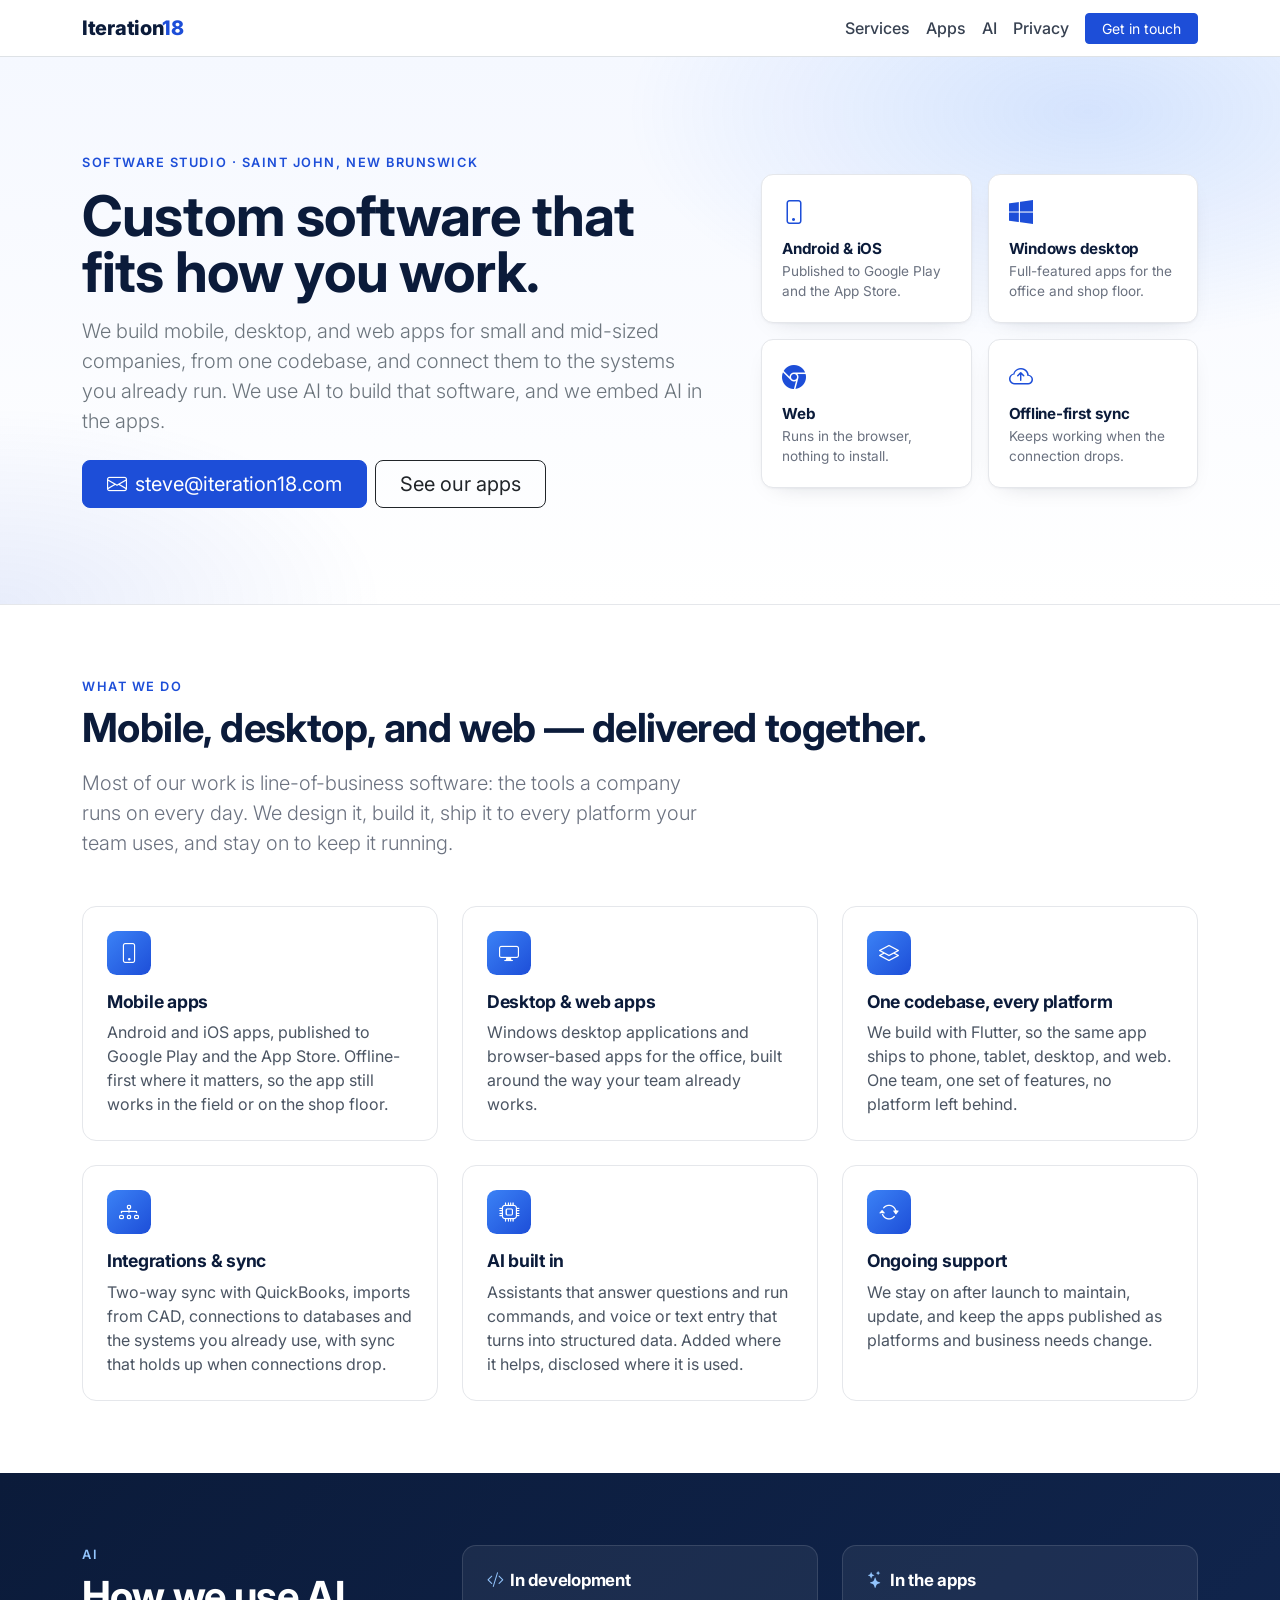
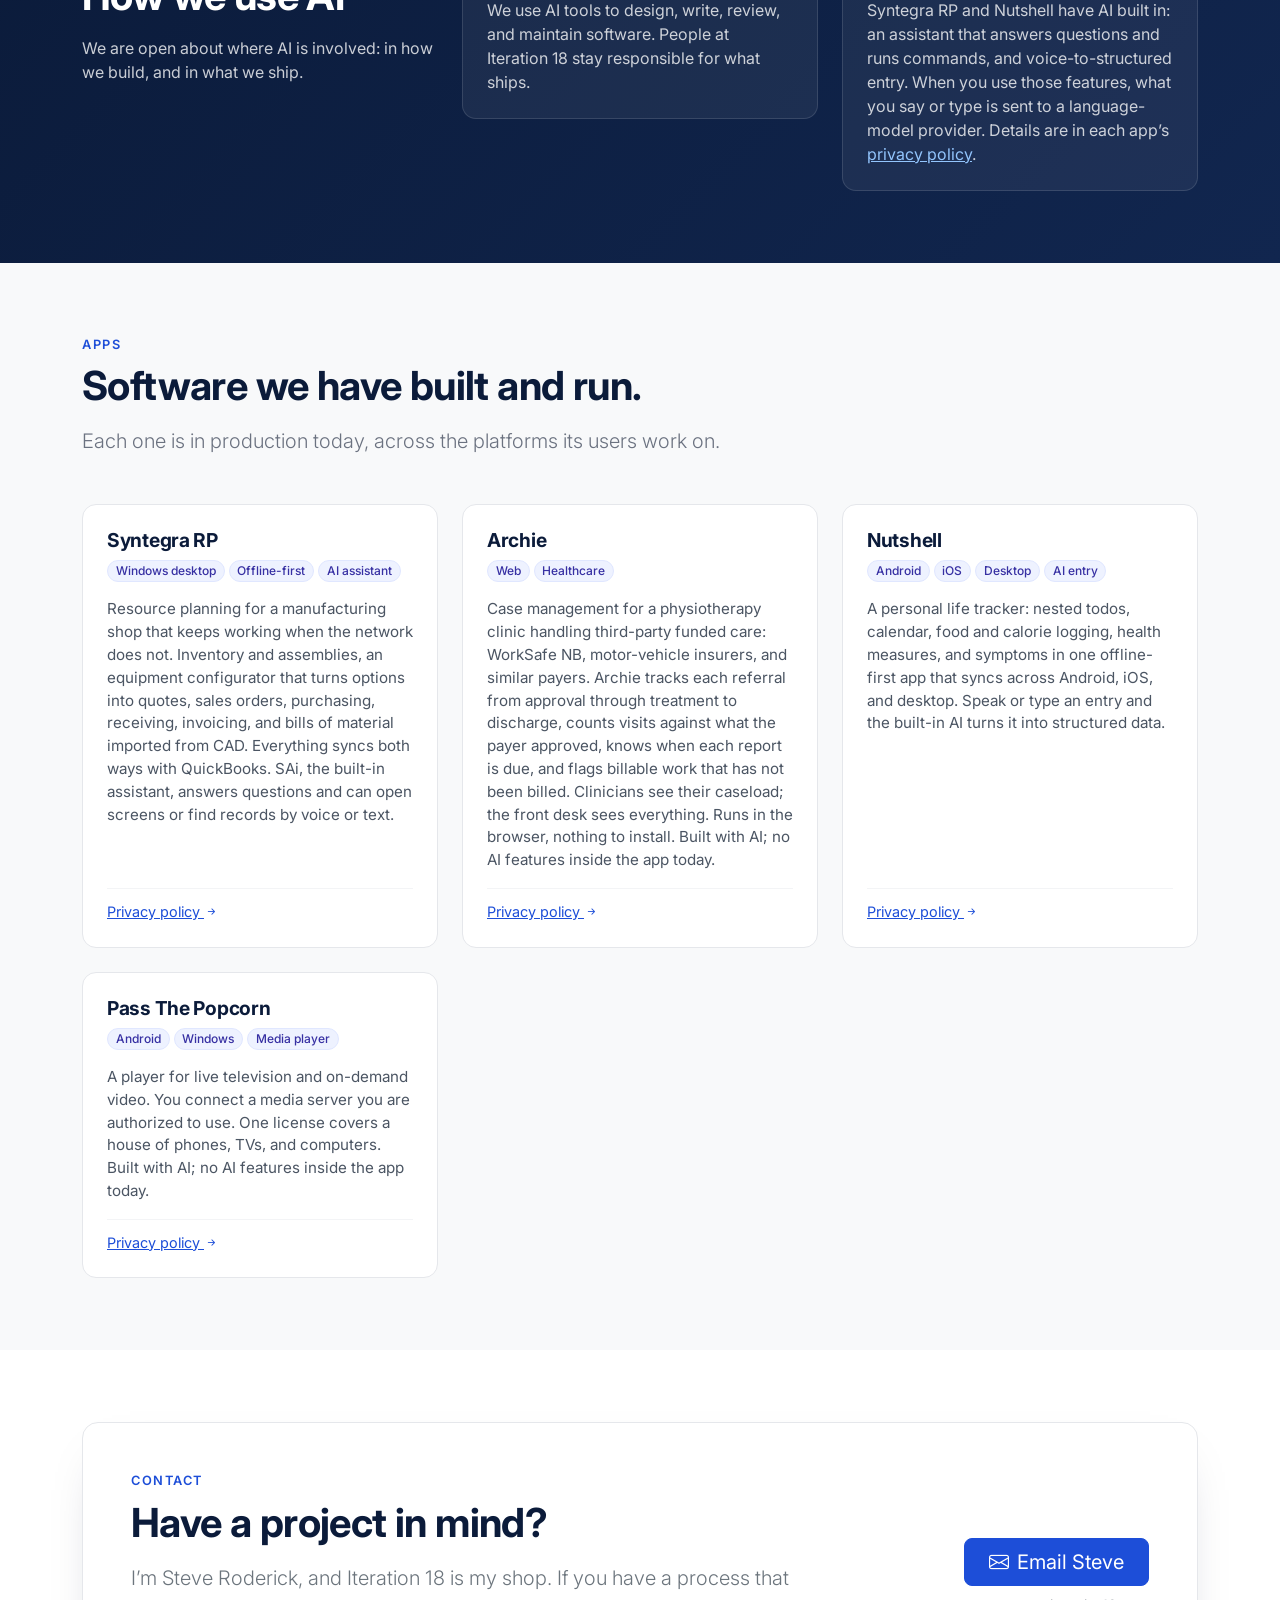
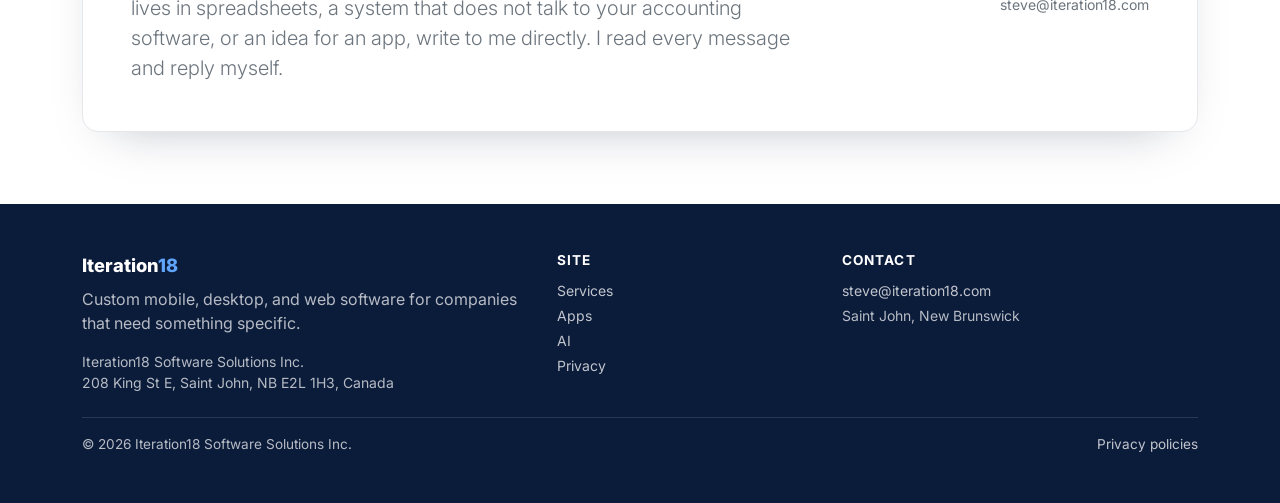
<file: index.html>
<!DOCTYPE html>
<html lang="en">
  <head>
    <meta charset="utf-8" />
    <meta name="viewport" content="width=device-width, initial-scale=1" />
    <title>Iteration 18 — Custom mobile, desktop, and web software</title>
    <meta
      name="description"
      content="Iteration 18 builds custom mobile, desktop, and web apps for small and mid-sized companies, from one codebase, and connects them to the systems you already run."
    />
    <link rel="preconnect" href="https://fonts.googleapis.com" />
    <link rel="preconnect" href="https://fonts.gstatic.com" crossorigin />
    <link
      href="https://fonts.googleapis.com/css2?family=Inter:wght@400;500;600;700;800&display=swap"
      rel="stylesheet"
    />
    <link
      href="https://cdn.jsdelivr.net/npm/bootstrap@5.3.3/dist/css/bootstrap.min.css"
      rel="stylesheet"
      integrity="sha384-QWTKZyjpPEjISv5WaRU9OFeRpok6YctnYmDr5pNlyT2bRjXh0JMhjY6hW+ALEwIH"
      crossorigin="anonymous"
    />
    <link
      rel="stylesheet"
      href="https://cdn.jsdelivr.net/npm/bootstrap-icons@1.11.3/font/bootstrap-icons.min.css"
    />
    <link rel="stylesheet" href="css/site.css" />
  </head>
  <body>
    <nav class="navbar navbar-expand-md sticky-top border-bottom">
      <div class="container">
        <a class="navbar-brand" href="index.html">Iteration<span>18</span></a>
        <button
          class="navbar-toggler"
          type="button"
          data-bs-toggle="collapse"
          data-bs-target="#primaryNav"
          aria-controls="primaryNav"
          aria-expanded="false"
          aria-label="Toggle navigation"
        >
          <span class="navbar-toggler-icon"></span>
        </button>
        <div class="collapse navbar-collapse" id="primaryNav">
          <ul class="navbar-nav ms-auto align-items-md-center">
            <li class="nav-item"><a class="nav-link" href="#services">Services</a></li>
            <li class="nav-item"><a class="nav-link" href="#apps">Apps</a></li>
            <li class="nav-item"><a class="nav-link" href="#ai">AI</a></li>
            <li class="nav-item"><a class="nav-link" href="privacy.html">Privacy</a></li>
            <li class="nav-item ms-md-2 mt-2 mt-md-0">
              <a class="btn btn-primary btn-sm px-3" href="#contact">Get in touch</a>
            </li>
          </ul>
        </div>
      </div>
    </nav>

    <main>
      <section class="hero py-5">
        <div class="container py-lg-5">
          <div class="row align-items-center g-5">
            <div class="col-lg-7">
              <p class="eyebrow mb-3">Software studio · Saint John, New Brunswick</p>
              <h1 class="display-4 fw-bold lh-1 mb-3">
                Custom software that fits how you work.
              </h1>
              <p class="lead text-secondary mb-4">
                We build mobile, desktop, and web apps for small and mid-sized
                companies, from one codebase, and connect them to the systems
                you already run. We use AI to build that software, and we
                embed AI in the apps.
              </p>
              <div class="d-flex flex-wrap gap-2">
                <a class="btn btn-primary btn-lg px-4" href="mailto:steve@iteration18.com">
                  <i class="bi bi-envelope me-2"></i>steve@iteration18.com
                </a>
                <a class="btn btn-outline-dark btn-lg px-4" href="#apps">See our apps</a>
              </div>
            </div>
            <div class="col-lg-5">
              <div class="row g-3">
                <div class="col-6">
                  <div class="platform-tile">
                    <i class="bi bi-phone"></i>
                    <h3>Android &amp; iOS</h3>
                    <p>Published to Google Play and the App Store.</p>
                  </div>
                </div>
                <div class="col-6">
                  <div class="platform-tile">
                    <i class="bi bi-windows"></i>
                    <h3>Windows desktop</h3>
                    <p>Full-featured apps for the office and shop floor.</p>
                  </div>
                </div>
                <div class="col-6">
                  <div class="platform-tile">
                    <i class="bi bi-browser-chrome"></i>
                    <h3>Web</h3>
                    <p>Runs in the browser, nothing to install.</p>
                  </div>
                </div>
                <div class="col-6">
                  <div class="platform-tile">
                    <i class="bi bi-cloud-arrow-up"></i>
                    <h3>Offline-first sync</h3>
                    <p>Keeps working when the connection drops.</p>
                  </div>
                </div>
              </div>
            </div>
          </div>
        </div>
      </section>

      <section id="services" class="py-5">
        <div class="container py-lg-4">
          <div class="mb-5">
            <p class="eyebrow mb-2">What we do</p>
            <h2 class="section-title display-6 mb-3">Mobile, desktop, and web — delivered together.</h2>
            <p class="section-sub lead mb-0">
              Most of our work is line-of-business software: the tools a
              company runs on every day. We design it, build it, ship it to
              every platform your team uses, and stay on to keep it running.
            </p>
          </div>
          <div class="row row-cols-1 row-cols-md-2 row-cols-lg-3 g-4">
            <div class="col">
              <div class="feature">
                <div class="icon"><i class="bi bi-phone"></i></div>
                <h3>Mobile apps</h3>
                <p>
                  Android and iOS apps, published to Google Play and the App
                  Store. Offline-first where it matters, so the app still works
                  in the field or on the shop floor.
                </p>
              </div>
            </div>
            <div class="col">
              <div class="feature">
                <div class="icon"><i class="bi bi-display"></i></div>
                <h3>Desktop &amp; web apps</h3>
                <p>
                  Windows desktop applications and browser-based apps for the
                  office, built around the way your team already works.
                </p>
              </div>
            </div>
            <div class="col">
              <div class="feature">
                <div class="icon"><i class="bi bi-layers"></i></div>
                <h3>One codebase, every platform</h3>
                <p>
                  We build with Flutter, so the same app ships to phone, tablet,
                  desktop, and web. One team, one set of features, no platform
                  left behind.
                </p>
              </div>
            </div>
            <div class="col">
              <div class="feature">
                <div class="icon"><i class="bi bi-diagram-3"></i></div>
                <h3>Integrations &amp; sync</h3>
                <p>
                  Two-way sync with QuickBooks, imports from CAD, connections
                  to databases and the systems you already use, with sync that
                  holds up when connections drop.
                </p>
              </div>
            </div>
            <div class="col">
              <div class="feature">
                <div class="icon"><i class="bi bi-cpu"></i></div>
                <h3>AI built in</h3>
                <p>
                  Assistants that answer questions and run commands, and voice
                  or text entry that turns into structured data. Added where it
                  helps, disclosed where it is used.
                </p>
              </div>
            </div>
            <div class="col">
              <div class="feature">
                <div class="icon"><i class="bi bi-arrow-repeat"></i></div>
                <h3>Ongoing support</h3>
                <p>
                  We stay on after launch to maintain, update, and keep the
                  apps published as platforms and business needs change.
                </p>
              </div>
            </div>
          </div>
        </div>
      </section>

      <section id="ai" class="bg-navy py-5">
        <div class="container py-lg-4">
          <div class="row g-4 align-items-start">
            <div class="col-lg-4">
              <p class="eyebrow mb-2" style="color: #93c5fd">AI</p>
              <h2 class="section-title display-6 mb-3">How we use AI</h2>
              <p class="mb-0">
                We are open about where AI is involved: in how we build, and in
                what we ship.
              </p>
            </div>
            <div class="col-lg-4">
              <div class="ai-card">
                <h3><i class="bi bi-code-slash"></i>In development</h3>
                <p class="mb-0">
                  We use AI tools to design, write, review, and maintain
                  software. People at Iteration 18 stay responsible for what
                  ships.
                </p>
              </div>
            </div>
            <div class="col-lg-4">
              <div class="ai-card">
                <h3><i class="bi bi-stars"></i>In the apps</h3>
                <p class="mb-0">
                  Syntegra RP and Nutshell have AI built in: an assistant that
                  answers questions and runs commands, and voice-to-structured
                  entry. When you use those features, what you say or type is
                  sent to a language-model provider. Details are in each app’s
                  <a href="privacy.html">privacy policy</a>.
                </p>
              </div>
            </div>
          </div>
        </div>
      </section>

      <section id="apps" class="py-5 bg-light">
        <div class="container py-lg-4">
          <div class="mb-5">
            <p class="eyebrow mb-2">Apps</p>
            <h2 class="section-title display-6 mb-3">Software we have built and run.</h2>
            <p class="section-sub lead mb-0">
              Each one is in production today, across the platforms its users
              work on.
            </p>
          </div>
          <div class="row g-4">
            <div class="col-lg-4">
              <div class="app-card">
                <div class="app-head">
                  <h3>Syntegra RP</h3>
                  <div class="d-flex flex-wrap gap-1 mt-2">
                    <span class="badge rounded-pill">Windows desktop</span>
                    <span class="badge rounded-pill">Offline-first</span>
                    <span class="badge rounded-pill">AI assistant</span>
                  </div>
                </div>
                <div class="app-body">
                  <p>
                    Resource planning for a manufacturing shop that keeps
                    working when the network does not. Inventory and
                    assemblies, an equipment configurator that turns options
                    into quotes, sales orders, purchasing, receiving, invoicing,
                    and bills of material imported from CAD. Everything syncs
                    both ways with QuickBooks. SAi, the built-in assistant,
                    answers questions and can open screens or find records by
                    voice or text.
                  </p>
                  <div class="app-links">
                    <a href="apps/syntegra-rp/privacy.html">Privacy policy <i class="bi bi-arrow-right-short"></i></a>
                  </div>
                </div>
              </div>
            </div>
            <div class="col-lg-4">
              <div class="app-card">
                <div class="app-head">
                  <h3>Archie</h3>
                  <div class="d-flex flex-wrap gap-1 mt-2">
                    <span class="badge rounded-pill">Web</span>
                    <span class="badge rounded-pill">Healthcare</span>
                  </div>
                </div>
                <div class="app-body">
                  <p>
                    Case management for a physiotherapy clinic handling
                    third-party funded care: WorkSafe NB, motor-vehicle
                    insurers, and similar payers. Archie tracks each referral
                    from approval through treatment to discharge, counts visits
                    against what the payer approved, knows when each report is
                    due, and flags billable work that has not been billed.
                    Clinicians see their caseload; the front desk sees
                    everything. Runs in the browser, nothing to install. Built
                    with AI; no AI features inside the app today.
                  </p>
                  <div class="app-links">
                    <a href="apps/archie/privacy.html">Privacy policy <i class="bi bi-arrow-right-short"></i></a>
                  </div>
                </div>
              </div>
            </div>
            <div class="col-lg-4">
              <div class="app-card">
                <div class="app-head">
                  <h3>Nutshell</h3>
                  <div class="d-flex flex-wrap gap-1 mt-2">
                    <span class="badge rounded-pill">Android</span>
                    <span class="badge rounded-pill">iOS</span>
                    <span class="badge rounded-pill">Desktop</span>
                    <span class="badge rounded-pill">AI entry</span>
                  </div>
                </div>
                <div class="app-body">
                  <p>
                    A personal life tracker: nested todos, calendar, food and
                    calorie logging, health measures, and symptoms in one
                    offline-first app that syncs across Android, iOS, and
                    desktop. Speak or type an entry and the built-in AI turns it
                    into structured data.
                  </p>
                  <div class="app-links">
                    <a href="apps/nutshell/privacy.html">Privacy policy <i class="bi bi-arrow-right-short"></i></a>
                  </div>
                </div>
              </div>
            </div>
            <div class="col-lg-4">
              <div class="app-card">
                <div class="app-head">
                  <h3>Pass The Popcorn</h3>
                  <div class="d-flex flex-wrap gap-1 mt-2">
                    <span class="badge rounded-pill">Android</span>
                    <span class="badge rounded-pill">Windows</span>
                    <span class="badge rounded-pill">Media player</span>
                  </div>
                </div>
                <div class="app-body">
                  <p>
                    A player for live television and on-demand video. You
                    connect a media server you are authorized to use. One
                    license covers a house of phones, TVs, and computers.
                    Built with AI; no AI features inside the app today.
                  </p>
                  <div class="app-links">
                    <a href="apps/passthepopcorn/privacy.html">Privacy policy <i class="bi bi-arrow-right-short"></i></a>
                  </div>
                </div>
              </div>
            </div>
          </div>
        </div>
      </section>

      <section id="contact" class="py-5">
        <div class="container py-lg-4">
          <div class="contact-card p-4 p-md-5">
            <div class="row g-4 align-items-center">
              <div class="col-lg-8">
                <p class="eyebrow mb-2">Contact</p>
                <h2 class="section-title display-6 mb-3">Have a project in mind?</h2>
                <p class="lead text-secondary mb-0">
                  I’m Steve Roderick, and Iteration 18 is my shop. If you have a
                  process that lives in spreadsheets, a system that does not
                  talk to your accounting software, or an idea for an app,
                  write to me directly. I read every message and reply myself.
                </p>
              </div>
              <div class="col-lg-4 text-lg-end">
                <a class="btn btn-primary btn-lg px-4" href="mailto:steve@iteration18.com">
                  <i class="bi bi-envelope me-2"></i>Email Steve
                </a>
                <div class="small text-secondary mt-2">steve@iteration18.com</div>
              </div>
            </div>
          </div>
        </div>
      </section>
    </main>

    <footer class="site py-5">
      <div class="container">
        <div class="row g-4">
          <div class="col-md-5">
            <div class="brand mb-2">Iteration<span>18</span></div>
            <p class="mb-3">
              Custom mobile, desktop, and web software for companies that need
              something specific.
            </p>
            <p class="small mb-0">
              Iteration18 Software Solutions Inc.<br />
              208 King St E, Saint John, NB E2L 1H3, Canada
            </p>
          </div>
          <div class="col-6 col-md-3">
            <h4>Site</h4>
            <ul class="list-unstyled small">
              <li class="mb-1"><a href="#services">Services</a></li>
              <li class="mb-1"><a href="#apps">Apps</a></li>
              <li class="mb-1"><a href="#ai">AI</a></li>
              <li class="mb-1"><a href="privacy.html">Privacy</a></li>
            </ul>
          </div>
          <div class="col-6 col-md-4">
            <h4>Contact</h4>
            <ul class="list-unstyled small">
              <li class="mb-1">
                <a href="mailto:steve@iteration18.com">steve@iteration18.com</a>
              </li>
              <li class="mb-1">Saint John, New Brunswick</li>
            </ul>
          </div>
        </div>
        <div class="legal-line mt-4 pt-3 d-flex flex-wrap justify-content-between gap-2">
          <span>&copy; 2026 Iteration18 Software Solutions Inc.</span>
          <a href="privacy.html">Privacy policies</a>
        </div>
      </div>
    </footer>

    <script
      src="https://cdn.jsdelivr.net/npm/bootstrap@5.3.3/dist/js/bootstrap.bundle.min.js"
      integrity="sha384-YvpcrYf0tY3lHB60NNkmXc5s9fDVZLESaAA55NDzOxhy9GkcIdslK1eN7N6jIeHz"
      crossorigin="anonymous"
    ></script>
  </body>
</html>
</file>
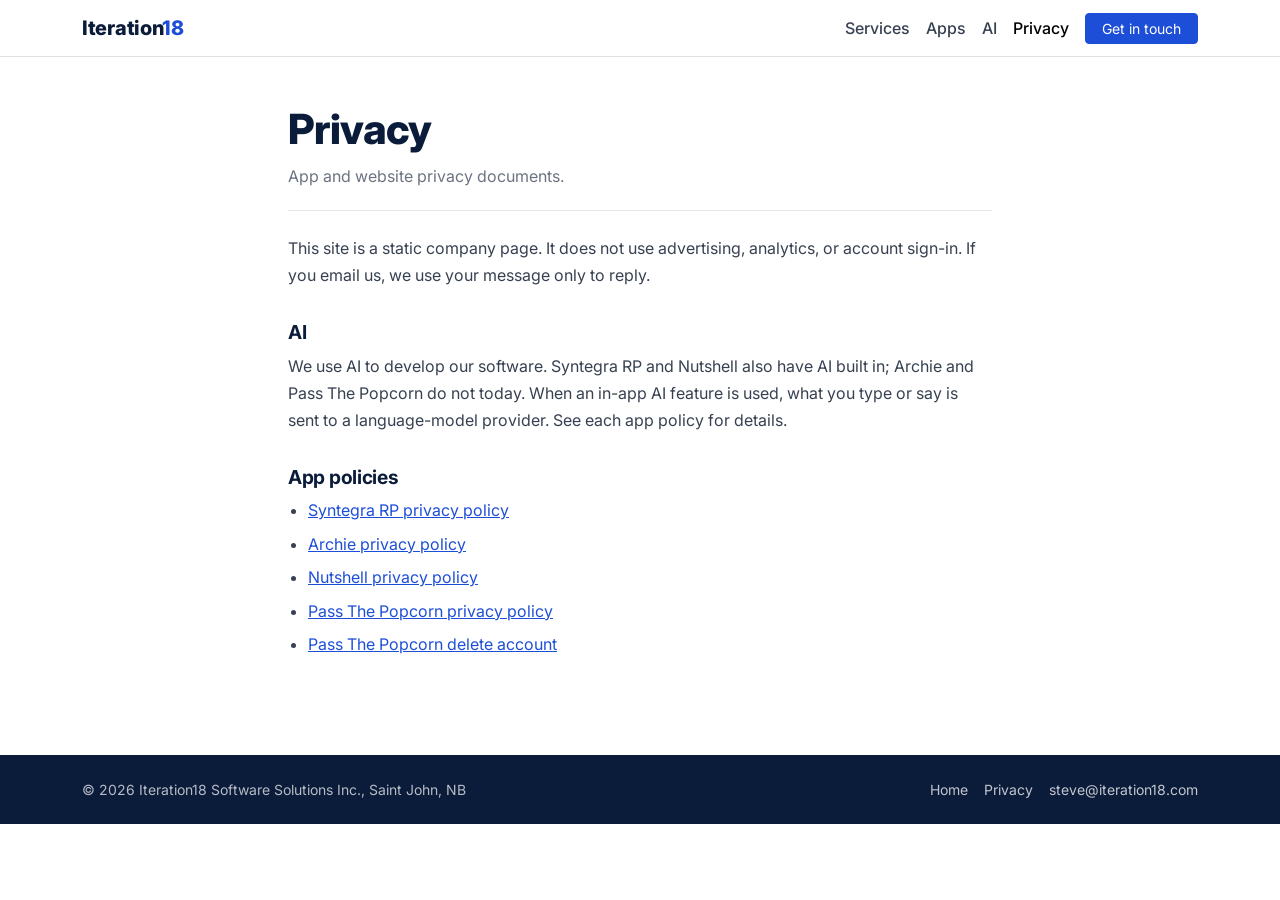
<file: privacy.html>
<!DOCTYPE html>
<html lang="en">
  <head>
    <meta charset="utf-8" />
    <meta name="viewport" content="width=device-width, initial-scale=1" />
    <title>Privacy — Iteration 18</title>
    <meta name="description" content="Privacy policies for Iteration 18 software." />
    <link rel="preconnect" href="https://fonts.googleapis.com" />
    <link rel="preconnect" href="https://fonts.gstatic.com" crossorigin />
    <link href="https://fonts.googleapis.com/css2?family=Inter:wght@400;500;600;700;800&display=swap" rel="stylesheet" />
    <link href="https://cdn.jsdelivr.net/npm/bootstrap@5.3.3/dist/css/bootstrap.min.css" rel="stylesheet" integrity="sha384-QWTKZyjpPEjISv5WaRU9OFeRpok6YctnYmDr5pNlyT2bRjXh0JMhjY6hW+ALEwIH" crossorigin="anonymous" />
    <link rel="stylesheet" href="https://cdn.jsdelivr.net/npm/bootstrap-icons@1.11.3/font/bootstrap-icons.min.css" />
    <link rel="stylesheet" href="css/site.css" />
  </head>
  <body>
    <nav class="navbar navbar-expand-md sticky-top border-bottom">
      <div class="container">
        <a class="navbar-brand" href="index.html">Iteration<span>18</span></a>
        <button class="navbar-toggler" type="button" data-bs-toggle="collapse" data-bs-target="#primaryNav" aria-controls="primaryNav" aria-expanded="false" aria-label="Toggle navigation">
          <span class="navbar-toggler-icon"></span>
        </button>
        <div class="collapse navbar-collapse" id="primaryNav">
          <ul class="navbar-nav ms-auto align-items-md-center">
            <li class="nav-item"><a class="nav-link" href="index.html#services">Services</a></li>
            <li class="nav-item"><a class="nav-link" href="index.html#apps">Apps</a></li>
            <li class="nav-item"><a class="nav-link" href="index.html#ai">AI</a></li>
            <li class="nav-item"><a class="nav-link active" aria-current="page" href="privacy.html">Privacy</a></li>
            <li class="nav-item ms-md-2 mt-2 mt-md-0"><a class="btn btn-primary btn-sm px-3" href="index.html#contact">Get in touch</a></li>
          </ul>
        </div>
      </div>
    </nav>

    <main class="legal">
      <div class="wrap">
        <h1>Privacy</h1>
        <p class="meta">App and website privacy documents.</p>
        <p>
          This site is a static company page. It does not use advertising,
          analytics, or account sign-in. If you email us, we use your message
          only to reply.
        </p>
        <h2>AI</h2>
        <p>
          We use AI to develop our software. Syntegra RP and Nutshell also have
          AI built in; Archie and Pass The Popcorn do not today. When an in-app AI
          feature is used, what you type or say is sent to a language-model
          provider. See each app policy for details.
        </p>
        <h2>App policies</h2>
        <ul>
          <li>
            <a href="apps/syntegra-rp/privacy.html">Syntegra RP privacy policy</a>
          </li>
          <li>
            <a href="apps/archie/privacy.html">Archie privacy policy</a>
          </li>
          <li>
            <a href="apps/nutshell/privacy.html">Nutshell privacy policy</a>
          </li>
          <li>
            <a href="apps/passthepopcorn/privacy.html">Pass The Popcorn privacy policy</a>
          </li>
          <li>
            <a href="apps/passthepopcorn/delete-account.html">Pass The Popcorn delete account</a>
          </li>
        </ul>
      </div>
    </main>

    <footer class="site py-4">
      <div class="container">
        <div class="d-flex flex-wrap justify-content-between align-items-center gap-2 small">
          <span>&copy; 2026 Iteration18 Software Solutions Inc., Saint John, NB</span>
          <span class="d-flex gap-3">
            <a href="index.html">Home</a>
            <a href="privacy.html">Privacy</a>
            <a href="mailto:steve@iteration18.com">steve@iteration18.com</a>
          </span>
        </div>
      </div>
    </footer>
    <script src="https://cdn.jsdelivr.net/npm/bootstrap@5.3.3/dist/js/bootstrap.bundle.min.js" integrity="sha384-YvpcrYf0tY3lHB60NNkmXc5s9fDVZLESaAA55NDzOxhy9GkcIdslK1eN7N6jIeHz" crossorigin="anonymous"></script>
  </body>
</html>
</file>
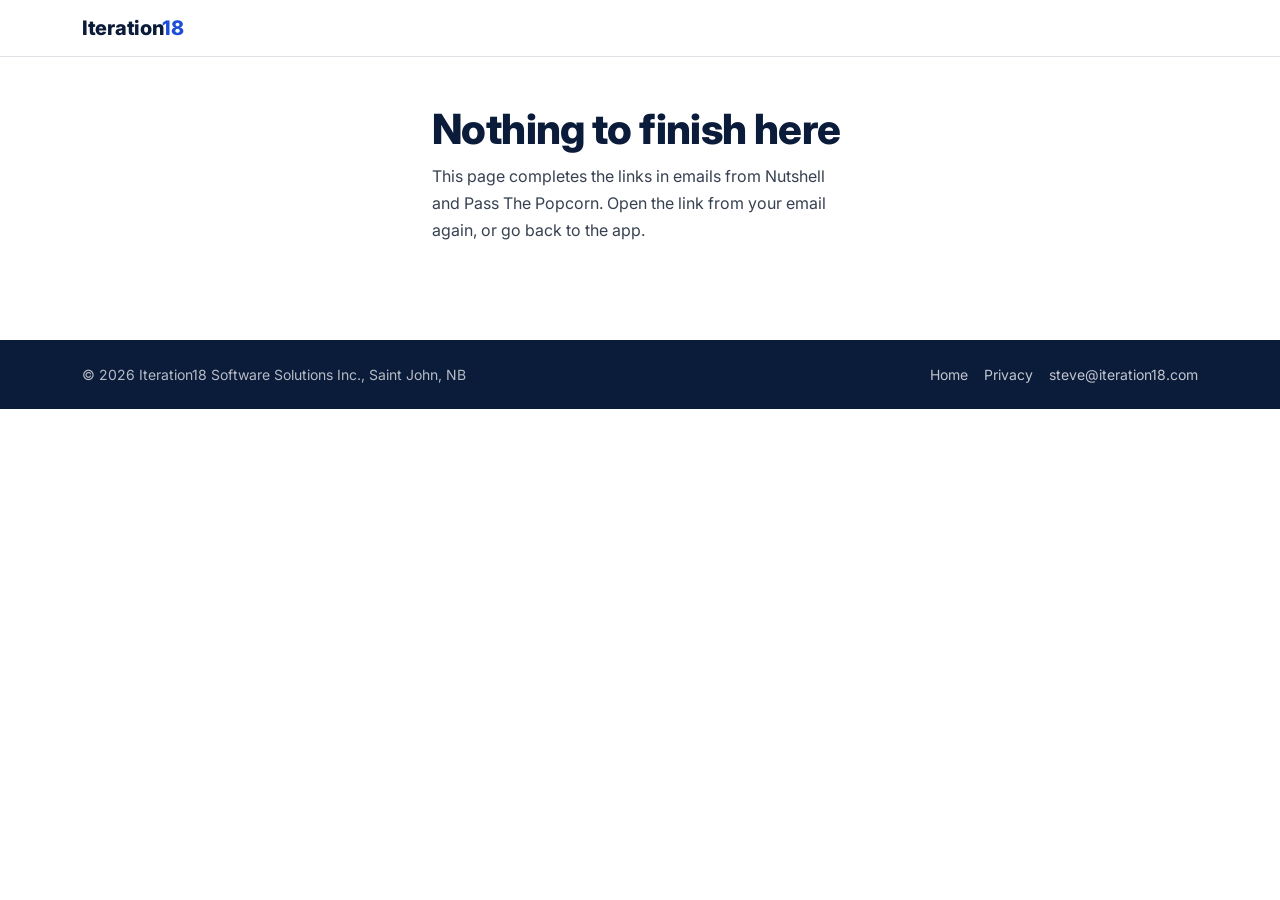
<file: auth/callback.html>
<!DOCTYPE html>
<html lang="en">
  <head>
    <meta charset="utf-8" />
    <meta name="viewport" content="width=device-width, initial-scale=1" />
    <meta name="robots" content="noindex" />
    <meta name="referrer" content="no-referrer" />
    <title>Your account — Iteration 18</title>
    <meta
      name="description"
      content="Finishes email links for Nutshell and Pass The Popcorn accounts."
    />
    <link rel="preconnect" href="https://fonts.googleapis.com" />
    <link rel="preconnect" href="https://fonts.gstatic.com" crossorigin />
    <link href="https://fonts.googleapis.com/css2?family=Inter:wght@400;500;600;700;800&display=swap" rel="stylesheet" />
    <link href="https://cdn.jsdelivr.net/npm/bootstrap@5.3.3/dist/css/bootstrap.min.css" rel="stylesheet" integrity="sha384-QWTKZyjpPEjISv5WaRU9OFeRpok6YctnYmDr5pNlyT2bRjXh0JMhjY6hW+ALEwIH" crossorigin="anonymous" />
    <link rel="stylesheet" href="../css/site.css" />
  </head>
  <body>
    <nav class="navbar sticky-top border-bottom">
      <div class="container">
        <a class="navbar-brand" href="../index.html">Iteration<span>18</span></a>
      </div>
    </nav>

    <main class="legal">
      <div class="wrap" style="max-width: 28rem">
        <noscript>
          <h1>Your account</h1>
          <p>This page needs JavaScript to finish the link from your email.</p>
        </noscript>

        <!-- Set a new password from a reset email. -->
        <section id="view-reset" hidden>
          <h1>Choose a new password</h1>
          <p class="meta">For your Nutshell or Pass The Popcorn account.</p>
          <form id="reset-form" novalidate>
            <div class="mb-3">
              <label class="form-label" for="password">New password</label>
              <input class="form-control" type="password" id="password" autocomplete="new-password" required />
            </div>
            <div class="mb-3">
              <label class="form-label" for="password-again">New password again</label>
              <input class="form-control" type="password" id="password-again" autocomplete="new-password" required />
            </div>
            <p class="text-danger" id="reset-error" role="alert" hidden></p>
            <button class="btn btn-primary w-100" type="submit" id="reset-button">Change password</button>
          </form>
        </section>

        <!-- Confirm an address from a confirmation email that carries a link. -->
        <section id="view-confirm" hidden>
          <h1>Confirm your email</h1>
          <p class="meta">For your Nutshell or Pass The Popcorn account.</p>
          <p class="text-danger" id="confirm-error" role="alert" hidden></p>
          <button class="btn btn-primary w-100" type="button" id="confirm-button">Confirm my email</button>
        </section>

        <section id="view-message" hidden>
          <h1 id="message-title"></h1>
          <p id="message-body"></p>
        </section>
      </div>
    </main>

    <footer class="site py-4">
      <div class="container">
        <div class="d-flex flex-wrap justify-content-between align-items-center gap-2 small">
          <span>&copy; 2026 Iteration18 Software Solutions Inc., Saint John, NB</span>
          <span class="d-flex gap-3">
            <a href="../index.html">Home</a>
            <a href="../privacy.html">Privacy</a>
            <a href="mailto:steve@iteration18.com">steve@iteration18.com</a>
          </span>
        </div>
      </div>
    </footer>

    <script>
      // The project URL and its public (anon) key, the same pair the apps ship with.
      const AUTH_URL = "https://rumalbbbmcvoamurvkkl.supabase.co/auth/v1";
      const PUBLIC_KEY =
        "eyJhbGciOiJIUzI1NiIsInR5cCI6IkpXVCJ9.eyJpc3MiOiJzdXBhYmFzZSIsInJlZiI6InJ1bWFsYmJibWN2b2FtdXJ2a2tsIiwicm9sZSI6ImFub24iLCJpYXQiOjE3NjE5MDA1MDUsImV4cCI6MjA3NzQ3NjUwNX0.RkcARmRhlHWSbl0sp0L-ERqRF1_DoZfpwZMOvU4zEqw";

      const query = new URLSearchParams(location.search);
      const fragment = new URLSearchParams(location.hash.replace(/^#/, ""));
      const param = (name) => query.get(name) || fragment.get(name);

      const tokenHash = param("token_hash");
      const type = param("type");
      const linkError = param("error_description") || param("error");
      const arrivedSignedIn = Boolean(param("code") || param("access_token"));

      // The token is single-use; keep it out of the address bar and history.
      history.replaceState(null, "", location.pathname);

      const USED_LINK =
        "This link has expired or was already used. Open the app and ask for a new one.";

      function show(id) {
        for (const view of document.querySelectorAll("main section")) {
          view.hidden = view.id !== id;
        }
      }

      function showMessage(title, body) {
        document.getElementById("message-title").textContent = title;
        document.getElementById("message-body").textContent = body;
        show("view-message");
      }

      function showError(id, text) {
        const line = document.getElementById(id);
        line.textContent = text;
        line.hidden = false;
      }

      async function call(path, method, body, accessToken) {
        const response = await fetch(AUTH_URL + path, {
          method,
          headers: {
            apikey: PUBLIC_KEY,
            Authorization: "Bearer " + (accessToken || PUBLIC_KEY),
            "Content-Type": "application/json",
          },
          body: JSON.stringify(body),
        });
        const data = await response.json().catch(() => ({}));
        if (!response.ok) {
          const error = new Error(
            data.msg || data.error_description || data.message || "Something went wrong. Try again."
          );
          error.code = data.error_code || data.code;
          throw error;
        }
        return data;
      }

      // Exchanges the emailed token once. A second attempt (after a rejected
      // password, say) reuses the session instead of the spent token.
      let session = null;
      async function redeem() {
        if (!session) {
          try {
            session = await call("/verify", "POST", { type, token_hash: tokenHash });
          } catch (error) {
            throw new Error(USED_LINK);
          }
        }
        return session;
      }

      document.getElementById("reset-form").addEventListener("submit", async (event) => {
        event.preventDefault();
        const password = document.getElementById("password").value;
        const again = document.getElementById("password-again").value;
        const button = document.getElementById("reset-button");
        document.getElementById("reset-error").hidden = true;
        if (!password) return showError("reset-error", "Type a new password.");
        if (password !== again) return showError("reset-error", "The two passwords do not match.");
        button.disabled = true;
        try {
          const { access_token } = await redeem();
          await call("/user", "PUT", { password }, access_token);
          showMessage(
            "Password changed",
            "Open Nutshell or Pass The Popcorn and sign in with your new password."
          );
        } catch (error) {
          showError("reset-error", error.message);
          button.disabled = false;
        }
      });

      document.getElementById("confirm-button").addEventListener("click", async (event) => {
        event.target.disabled = true;
        document.getElementById("confirm-error").hidden = true;
        try {
          await redeem();
          showMessage("Email confirmed", "Open Nutshell or Pass The Popcorn and sign in.");
        } catch (error) {
          showError("confirm-error", error.message);
        }
      });

      if (linkError) {
        showMessage("That link did not work", USED_LINK);
      } else if (tokenHash && type === "recovery") {
        show("view-reset");
        document.getElementById("password").focus();
      } else if (tokenHash && (type === "signup" || type === "email")) {
        show("view-confirm");
      } else if (arrivedSignedIn) {
        showMessage(
          "You can go back to the app",
          "If you were confirming your email, it is confirmed: open Nutshell or Pass The Popcorn and sign in. " +
            "If you were resetting your password, ask for a new reset email from the app and use that link."
        );
      } else {
        showMessage(
          "Nothing to finish here",
          "This page completes the links in emails from Nutshell and Pass The Popcorn. Open the link from your email again, or go back to the app."
        );
      }
    </script>
  </body>
</html>
</file>
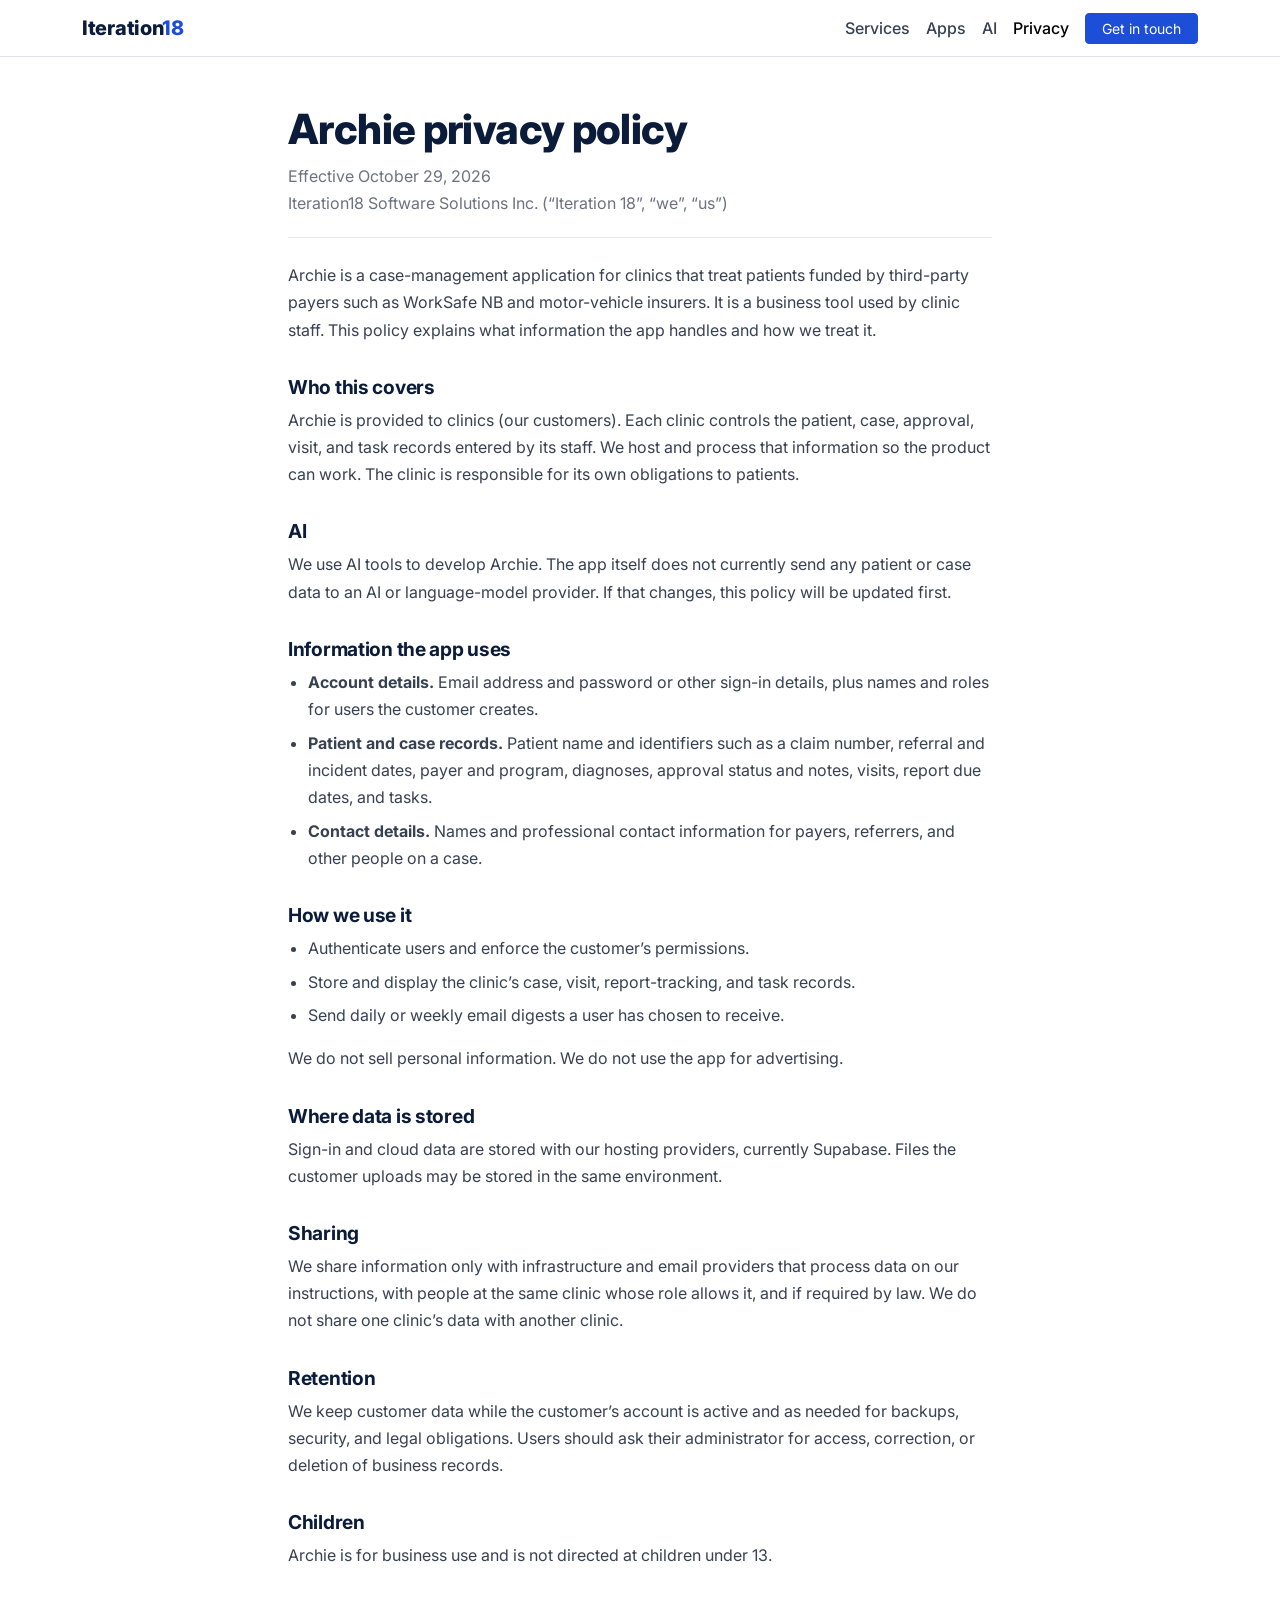
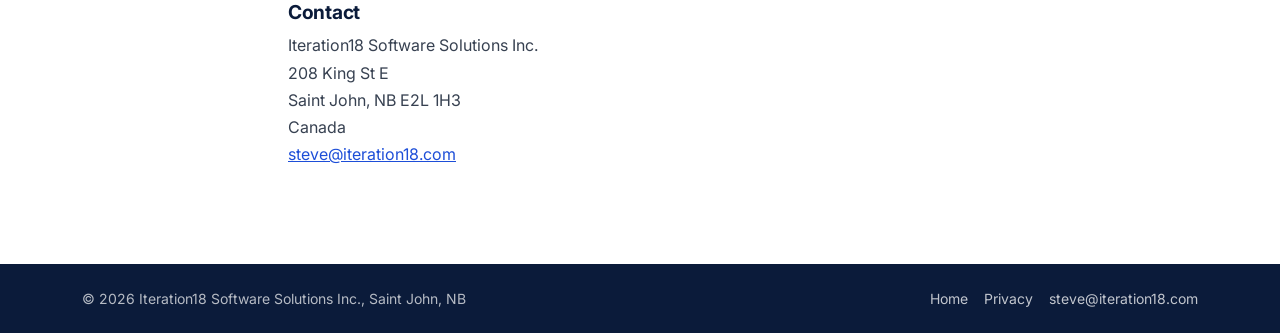
<file: apps/archie/privacy.html>
<!DOCTYPE html>
<html lang="en">
  <head>
    <meta charset="utf-8" />
    <meta name="viewport" content="width=device-width, initial-scale=1" />
    <title>Archie Privacy Policy — Iteration 18</title>
    <meta
      name="description"
      content="Privacy policy for the Archie referrals, billing, and payment-tracking application."
    />
    <link rel="preconnect" href="https://fonts.googleapis.com" />
    <link rel="preconnect" href="https://fonts.gstatic.com" crossorigin />
    <link href="https://fonts.googleapis.com/css2?family=Inter:wght@400;500;600;700;800&display=swap" rel="stylesheet" />
    <link href="https://cdn.jsdelivr.net/npm/bootstrap@5.3.3/dist/css/bootstrap.min.css" rel="stylesheet" integrity="sha384-QWTKZyjpPEjISv5WaRU9OFeRpok6YctnYmDr5pNlyT2bRjXh0JMhjY6hW+ALEwIH" crossorigin="anonymous" />
    <link rel="stylesheet" href="https://cdn.jsdelivr.net/npm/bootstrap-icons@1.11.3/font/bootstrap-icons.min.css" />
    <link rel="stylesheet" href="../../css/site.css" />
  </head>
  <body>
    <nav class="navbar navbar-expand-md sticky-top border-bottom">
      <div class="container">
        <a class="navbar-brand" href="../../index.html">Iteration<span>18</span></a>
        <button class="navbar-toggler" type="button" data-bs-toggle="collapse" data-bs-target="#primaryNav" aria-controls="primaryNav" aria-expanded="false" aria-label="Toggle navigation">
          <span class="navbar-toggler-icon"></span>
        </button>
        <div class="collapse navbar-collapse" id="primaryNav">
          <ul class="navbar-nav ms-auto align-items-md-center">
            <li class="nav-item"><a class="nav-link" href="../../index.html#services">Services</a></li>
            <li class="nav-item"><a class="nav-link" href="../../index.html#apps">Apps</a></li>
            <li class="nav-item"><a class="nav-link" href="../../index.html#ai">AI</a></li>
            <li class="nav-item"><a class="nav-link active" aria-current="page" href="../../privacy.html">Privacy</a></li>
            <li class="nav-item ms-md-2 mt-2 mt-md-0"><a class="btn btn-primary btn-sm px-3" href="../../index.html#contact">Get in touch</a></li>
          </ul>
        </div>
      </div>
    </nav>

    <main class="legal">
      <div class="wrap">
        <h1>Archie privacy policy</h1>
        <p class="meta">
          Effective October 29, 2026<br />
          Iteration18 Software Solutions Inc. (“Iteration 18”, “we”, “us”)
        </p>

        <p>
          Archie is a case-management application for clinics that treat
          patients funded by third-party payers such as WorkSafe NB and
          motor-vehicle insurers. It is a business tool used by clinic staff.
          This policy explains what information the app handles and how we
          treat it.
        </p>

        <h2>Who this covers</h2>
        <p>
          Archie is provided to clinics (our customers). Each clinic controls
          the patient, case, approval, visit, and task records entered by its
          staff. We host and process that information so the product can work.
          The clinic is responsible for its own obligations to patients.
        </p>

        <h2>AI</h2>
        <p>
          We use AI tools to develop Archie. The app itself does not currently
          send any patient or case data to an AI or language-model provider. If
          that changes, this policy will be updated first.
        </p>

        <h2>Information the app uses</h2>
        <ul>
          <li>
            <strong>Account details.</strong> Email address and password or
            other sign-in details, plus names and roles for users the customer
            creates.
          </li>
          <li>
            <strong>Patient and case records.</strong> Patient name and
            identifiers such as a claim number, referral and incident dates,
            payer and program, diagnoses, approval status and notes, visits,
            report due dates, and tasks.
          </li>
          <li>
            <strong>Contact details.</strong> Names and professional contact
            information for payers, referrers, and other people on a case.
          </li>
        </ul>

        <h2>How we use it</h2>
        <ul>
          <li>Authenticate users and enforce the customer’s permissions.</li>
          <li>Store and display the clinic’s case, visit, report-tracking, and task records.</li>
          <li>Send daily or weekly email digests a user has chosen to receive.</li>
        </ul>
        <p>We do not sell personal information. We do not use the app for advertising.</p>

        <h2>Where data is stored</h2>
        <p>
          Sign-in and cloud data are stored with our hosting providers,
          currently Supabase. Files the customer uploads may be stored in the
          same environment.
        </p>

        <h2>Sharing</h2>
        <p>
          We share information only with infrastructure and email providers
          that process data on our instructions, with people at the same clinic
          whose role allows it, and if required by law. We do not share one
          clinic’s data with another clinic.
        </p>

        <h2>Retention</h2>
        <p>
          We keep customer data while the customer’s account is active and as
          needed for backups, security, and legal obligations. Users should ask
          their administrator for access, correction, or deletion of business
          records.
        </p>

        <h2>Children</h2>
        <p>
          Archie is for business use and is not directed at children under 13.
        </p>

        <h2>Contact</h2>
        <p>
          Iteration18 Software Solutions Inc.<br />
          208 King St E<br />
          Saint John, NB E2L 1H3<br />
          Canada<br />
          <a href="mailto:steve@iteration18.com">steve@iteration18.com</a>
        </p>
      </div>
    </main>

    <footer class="site py-4">
      <div class="container">
        <div class="d-flex flex-wrap justify-content-between align-items-center gap-2 small">
          <span>&copy; 2026 Iteration18 Software Solutions Inc., Saint John, NB</span>
          <span class="d-flex gap-3">
            <a href="../../index.html">Home</a>
            <a href="../../privacy.html">Privacy</a>
            <a href="mailto:steve@iteration18.com">steve@iteration18.com</a>
          </span>
        </div>
      </div>
    </footer>
    <script src="https://cdn.jsdelivr.net/npm/bootstrap@5.3.3/dist/js/bootstrap.bundle.min.js" integrity="sha384-YvpcrYf0tY3lHB60NNkmXc5s9fDVZLESaAA55NDzOxhy9GkcIdslK1eN7N6jIeHz" crossorigin="anonymous"></script>
  </body>
</html>
</file>
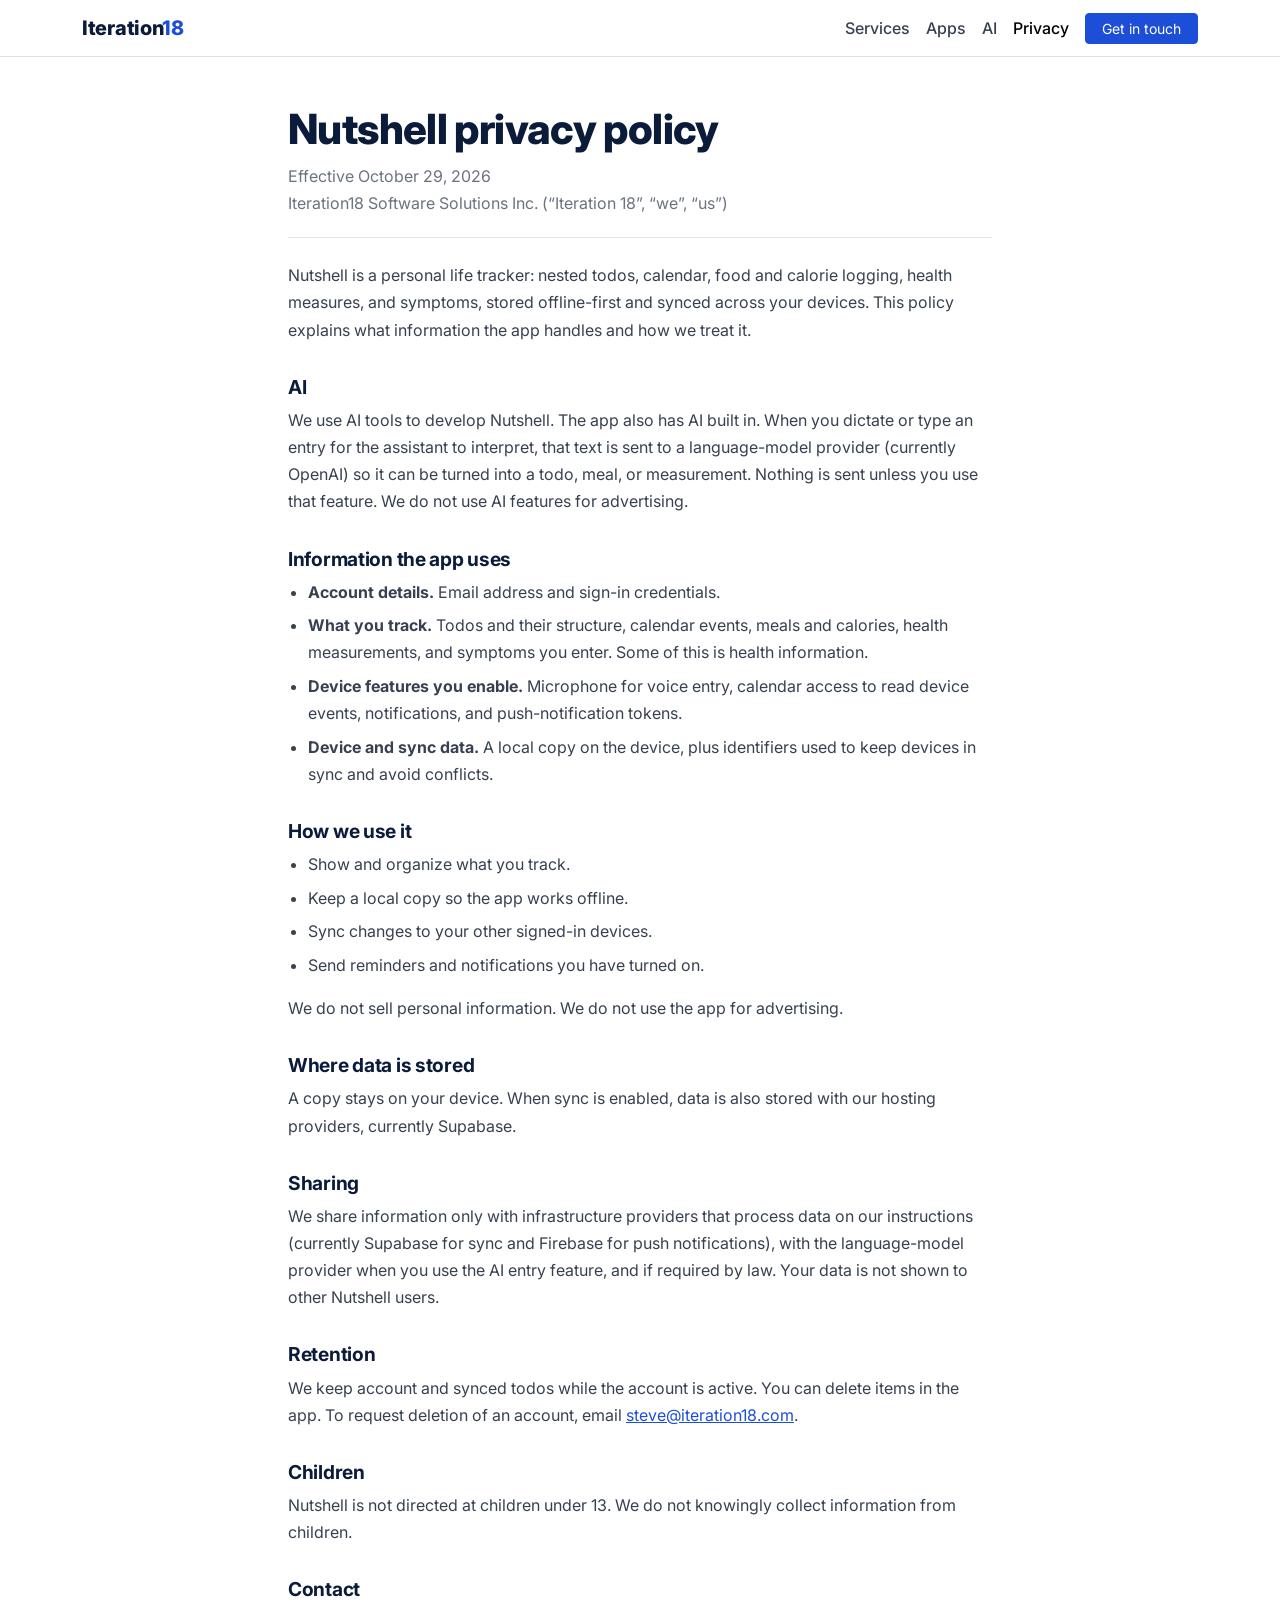
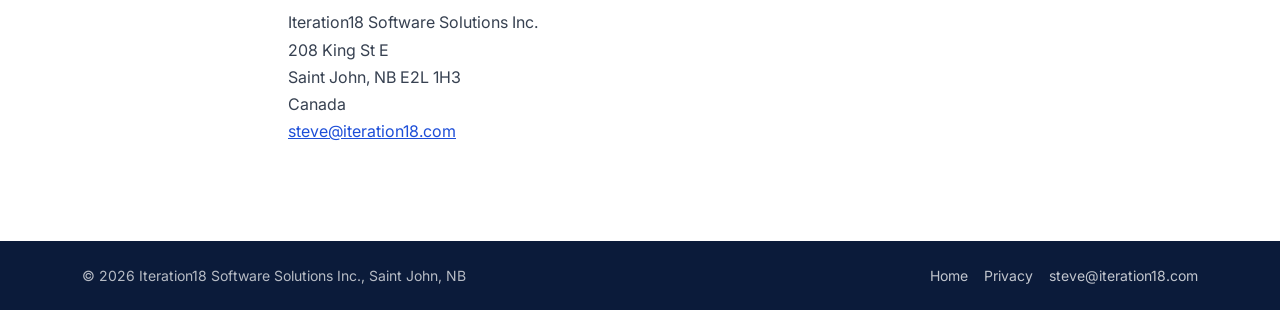
<file: apps/nutshell/privacy.html>
<!DOCTYPE html>
<html lang="en">
  <head>
    <meta charset="utf-8" />
    <meta name="viewport" content="width=device-width, initial-scale=1" />
    <title>Nutshell Privacy Policy — Iteration 18</title>
    <meta
      name="description"
      content="Privacy policy for the Nutshell todo tree application."
    />
    <link rel="preconnect" href="https://fonts.googleapis.com" />
    <link rel="preconnect" href="https://fonts.gstatic.com" crossorigin />
    <link href="https://fonts.googleapis.com/css2?family=Inter:wght@400;500;600;700;800&display=swap" rel="stylesheet" />
    <link href="https://cdn.jsdelivr.net/npm/bootstrap@5.3.3/dist/css/bootstrap.min.css" rel="stylesheet" integrity="sha384-QWTKZyjpPEjISv5WaRU9OFeRpok6YctnYmDr5pNlyT2bRjXh0JMhjY6hW+ALEwIH" crossorigin="anonymous" />
    <link rel="stylesheet" href="https://cdn.jsdelivr.net/npm/bootstrap-icons@1.11.3/font/bootstrap-icons.min.css" />
    <link rel="stylesheet" href="../../css/site.css" />
  </head>
  <body>
    <nav class="navbar navbar-expand-md sticky-top border-bottom">
      <div class="container">
        <a class="navbar-brand" href="../../index.html">Iteration<span>18</span></a>
        <button class="navbar-toggler" type="button" data-bs-toggle="collapse" data-bs-target="#primaryNav" aria-controls="primaryNav" aria-expanded="false" aria-label="Toggle navigation">
          <span class="navbar-toggler-icon"></span>
        </button>
        <div class="collapse navbar-collapse" id="primaryNav">
          <ul class="navbar-nav ms-auto align-items-md-center">
            <li class="nav-item"><a class="nav-link" href="../../index.html#services">Services</a></li>
            <li class="nav-item"><a class="nav-link" href="../../index.html#apps">Apps</a></li>
            <li class="nav-item"><a class="nav-link" href="../../index.html#ai">AI</a></li>
            <li class="nav-item"><a class="nav-link active" aria-current="page" href="../../privacy.html">Privacy</a></li>
            <li class="nav-item ms-md-2 mt-2 mt-md-0"><a class="btn btn-primary btn-sm px-3" href="../../index.html#contact">Get in touch</a></li>
          </ul>
        </div>
      </div>
    </nav>

    <main class="legal">
      <div class="wrap">
        <h1>Nutshell privacy policy</h1>
        <p class="meta">
          Effective October 29, 2026<br />
          Iteration18 Software Solutions Inc. (“Iteration 18”, “we”, “us”)
        </p>

        <p>
          Nutshell is a personal life tracker: nested todos, calendar, food and
          calorie logging, health measures, and symptoms, stored offline-first
          and synced across your devices. This policy explains what information
          the app handles and how we treat it.
        </p>

        <h2>AI</h2>
        <p>
          We use AI tools to develop Nutshell. The app also has AI built in.
          When you dictate or type an entry for the assistant to interpret,
          that text is sent to a language-model provider (currently OpenAI) so
          it can be turned into a todo, meal, or measurement. Nothing is sent
          unless you use that feature. We do not use AI features for
          advertising.
        </p>

        <h2>Information the app uses</h2>
        <ul>
          <li>
            <strong>Account details.</strong> Email address and sign-in
            credentials.
          </li>
          <li>
            <strong>What you track.</strong> Todos and their structure,
            calendar events, meals and calories, health measurements, and
            symptoms you enter. Some of this is health information.
          </li>
          <li>
            <strong>Device features you enable.</strong> Microphone for voice
            entry, calendar access to read device events, notifications, and
            push-notification tokens.
          </li>
          <li>
            <strong>Device and sync data.</strong> A local copy on the device,
            plus identifiers used to keep devices in sync and avoid conflicts.
          </li>
        </ul>

        <h2>How we use it</h2>
        <ul>
          <li>Show and organize what you track.</li>
          <li>Keep a local copy so the app works offline.</li>
          <li>Sync changes to your other signed-in devices.</li>
          <li>Send reminders and notifications you have turned on.</li>
        </ul>
        <p>We do not sell personal information. We do not use the app for advertising.</p>

        <h2>Where data is stored</h2>
        <p>
          A copy stays on your device. When sync is enabled, data is also stored
          with our hosting providers, currently Supabase.
        </p>

        <h2>Sharing</h2>
        <p>
          We share information only with infrastructure providers that process
          data on our instructions (currently Supabase for sync and Firebase for
          push notifications), with the language-model provider when you use
          the AI entry feature, and if required by law. Your data is not shown
          to other Nutshell users.
        </p>

        <h2>Retention</h2>
        <p>
          We keep account and synced todos while the account is active. You can
          delete items in the app. To request deletion of an account, email
          <a href="mailto:steve@iteration18.com">steve@iteration18.com</a>.
        </p>

        <h2>Children</h2>
        <p>
          Nutshell is not directed at children under 13. We do not knowingly
          collect information from children.
        </p>

        <h2>Contact</h2>
        <p>
          Iteration18 Software Solutions Inc.<br />
          208 King St E<br />
          Saint John, NB E2L 1H3<br />
          Canada<br />
          <a href="mailto:steve@iteration18.com">steve@iteration18.com</a>
        </p>
      </div>
    </main>

    <footer class="site py-4">
      <div class="container">
        <div class="d-flex flex-wrap justify-content-between align-items-center gap-2 small">
          <span>&copy; 2026 Iteration18 Software Solutions Inc., Saint John, NB</span>
          <span class="d-flex gap-3">
            <a href="../../index.html">Home</a>
            <a href="../../privacy.html">Privacy</a>
            <a href="mailto:steve@iteration18.com">steve@iteration18.com</a>
          </span>
        </div>
      </div>
    </footer>
    <script src="https://cdn.jsdelivr.net/npm/bootstrap@5.3.3/dist/js/bootstrap.bundle.min.js" integrity="sha384-YvpcrYf0tY3lHB60NNkmXc5s9fDVZLESaAA55NDzOxhy9GkcIdslK1eN7N6jIeHz" crossorigin="anonymous"></script>
  </body>
</html>
</file>
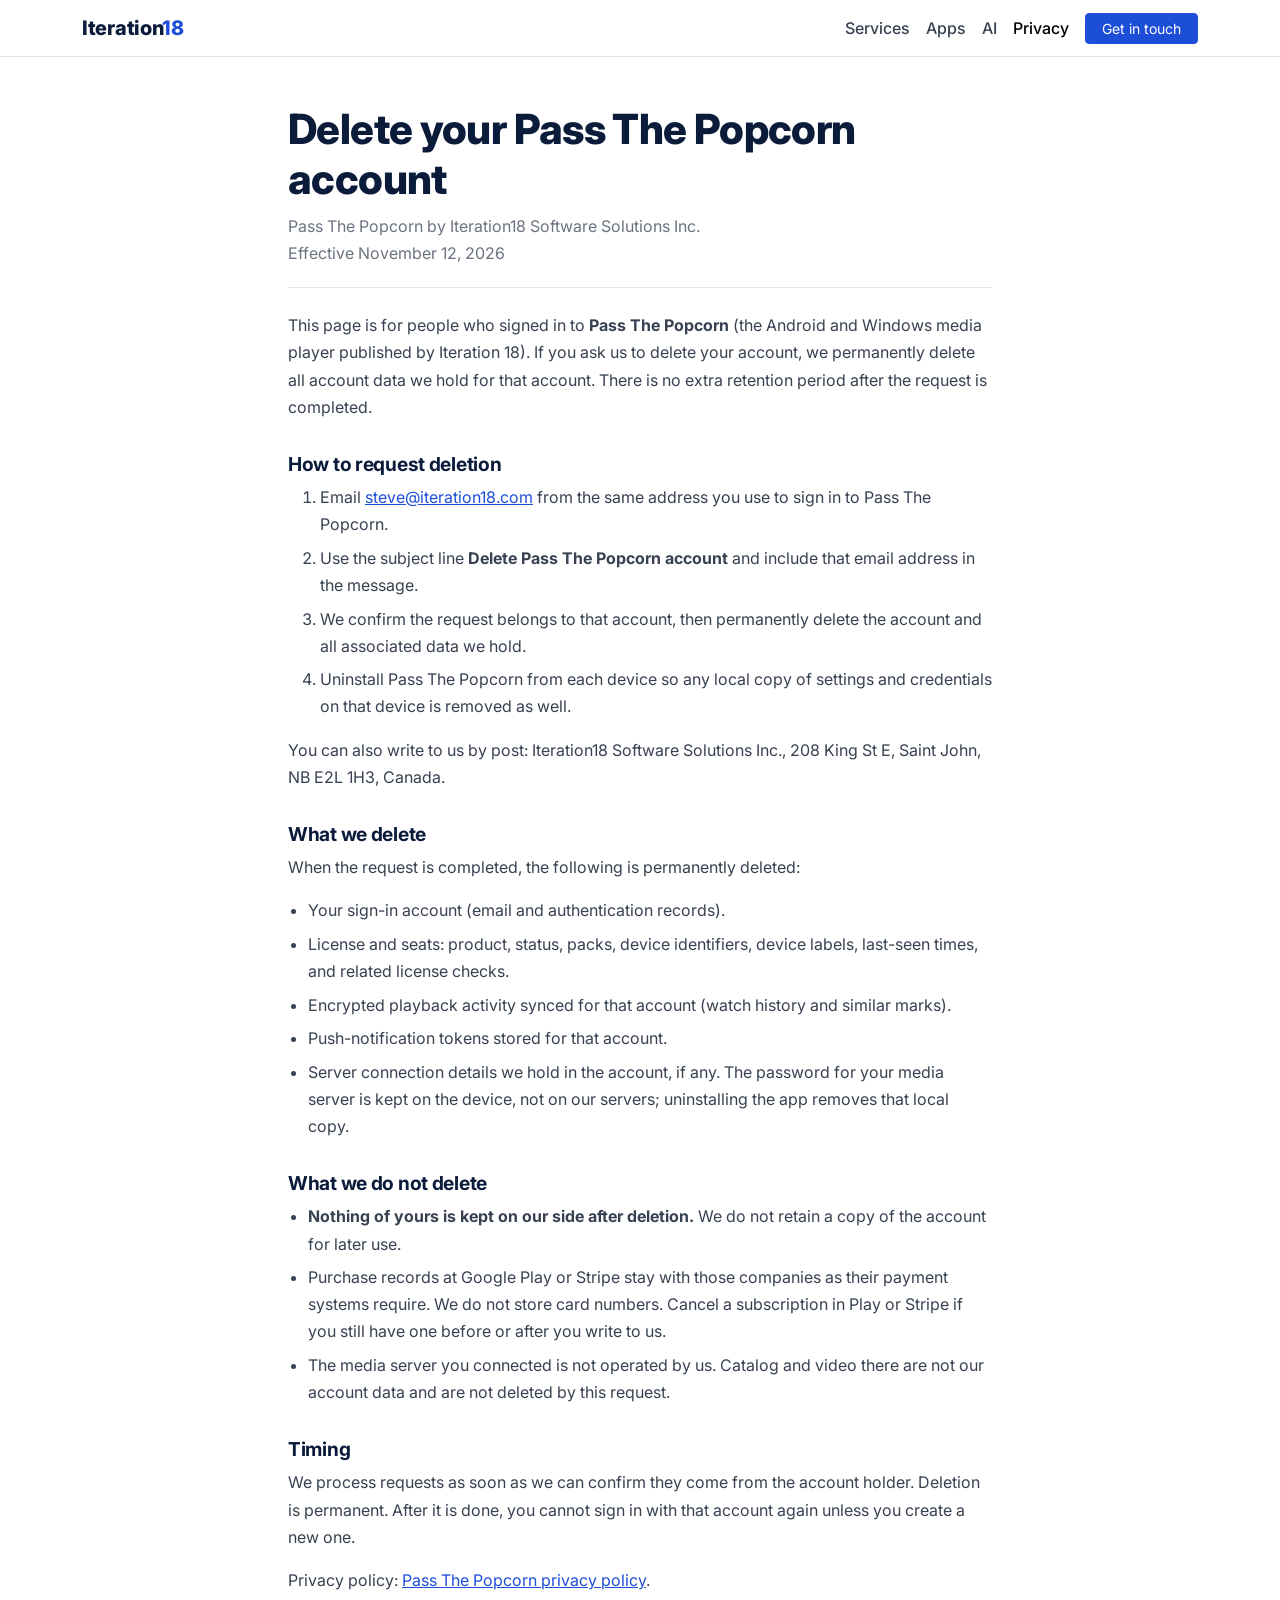
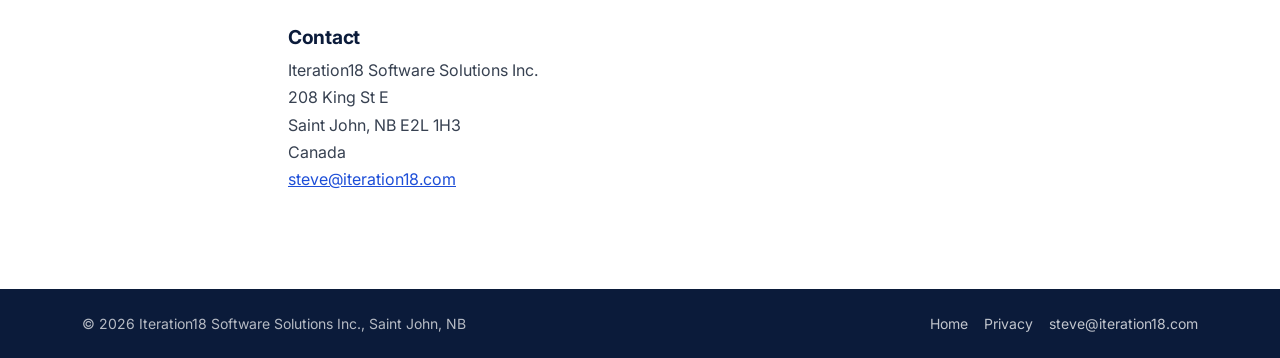
<file: apps/passthepopcorn/delete-account.html>
<!DOCTYPE html>
<html lang="en">
  <head>
    <meta charset="utf-8" />
    <meta name="viewport" content="width=device-width, initial-scale=1" />
    <title>Delete your Pass The Popcorn account — Iteration 18</title>
    <meta
      name="description"
      content="How to request permanent deletion of a Pass The Popcorn account and all associated data."
    />
    <link rel="preconnect" href="https://fonts.googleapis.com" />
    <link rel="preconnect" href="https://fonts.gstatic.com" crossorigin />
    <link href="https://fonts.googleapis.com/css2?family=Inter:wght@400;500;600;700;800&display=swap" rel="stylesheet" />
    <link href="https://cdn.jsdelivr.net/npm/bootstrap@5.3.3/dist/css/bootstrap.min.css" rel="stylesheet" integrity="sha384-QWTKZyjpPEjISv5WaRU9OFeRpok6YctnYmDr5pNlyT2bRjXh0JMhjY6hW+ALEwIH" crossorigin="anonymous" />
    <link rel="stylesheet" href="https://cdn.jsdelivr.net/npm/bootstrap-icons@1.11.3/font/bootstrap-icons.min.css" />
    <link rel="stylesheet" href="../../css/site.css" />
  </head>
  <body>
    <nav class="navbar navbar-expand-md sticky-top border-bottom">
      <div class="container">
        <a class="navbar-brand" href="../../index.html">Iteration<span>18</span></a>
        <button class="navbar-toggler" type="button" data-bs-toggle="collapse" data-bs-target="#primaryNav" aria-controls="primaryNav" aria-expanded="false" aria-label="Toggle navigation">
          <span class="navbar-toggler-icon"></span>
        </button>
        <div class="collapse navbar-collapse" id="primaryNav">
          <ul class="navbar-nav ms-auto align-items-md-center">
            <li class="nav-item"><a class="nav-link" href="../../index.html#services">Services</a></li>
            <li class="nav-item"><a class="nav-link" href="../../index.html#apps">Apps</a></li>
            <li class="nav-item"><a class="nav-link" href="../../index.html#ai">AI</a></li>
            <li class="nav-item"><a class="nav-link active" aria-current="page" href="../../privacy.html">Privacy</a></li>
            <li class="nav-item ms-md-2 mt-2 mt-md-0"><a class="btn btn-primary btn-sm px-3" href="../../index.html#contact">Get in touch</a></li>
          </ul>
        </div>
      </div>
    </nav>

    <main class="legal">
      <div class="wrap">
        <h1>Delete your Pass The Popcorn account</h1>
        <p class="meta">
          Pass The Popcorn by Iteration18 Software Solutions Inc.<br />
          Effective November 12, 2026
        </p>

        <p>
          This page is for people who signed in to
          <strong>Pass The Popcorn</strong> (the Android and Windows media
          player published by Iteration 18). If you ask us to delete your
          account, we permanently delete all account data we hold for that
          account. There is no extra retention period after the request is
          completed.
        </p>

        <h2>How to request deletion</h2>
        <ol>
          <li>
            Email
            <a href="mailto:steve@iteration18.com?subject=Delete%20Pass%20The%20Popcorn%20account">steve@iteration18.com</a>
            from the same address you use to sign in to Pass The Popcorn.
          </li>
          <li>
            Use the subject line <strong>Delete Pass The Popcorn account</strong>
            and include that email address in the message.
          </li>
          <li>
            We confirm the request belongs to that account, then permanently
            delete the account and all associated data we hold.
          </li>
          <li>
            Uninstall Pass The Popcorn from each device so any local copy of
            settings and credentials on that device is removed as well.
          </li>
        </ol>
        <p>
          You can also write to us by post:
          Iteration18 Software Solutions Inc., 208 King St E, Saint John,
          NB E2L 1H3, Canada.
        </p>

        <h2>What we delete</h2>
        <p>
          When the request is completed, the following is permanently deleted:
        </p>
        <ul>
          <li>Your sign-in account (email and authentication records).</li>
          <li>
            License and seats: product, status, packs, device identifiers,
            device labels, last-seen times, and related license checks.
          </li>
          <li>
            Encrypted playback activity synced for that account (watch
            history and similar marks).
          </li>
          <li>Push-notification tokens stored for that account.</li>
          <li>
            Server connection details we hold in the account, if any. The
            password for your media server is kept on the device, not on our
            servers; uninstalling the app removes that local copy.
          </li>
        </ul>

        <h2>What we do not delete</h2>
        <ul>
          <li>
            <strong>Nothing of yours is kept on our side after deletion.</strong>
            We do not retain a copy of the account for later use.
          </li>
          <li>
            Purchase records at Google Play or Stripe stay with those
            companies as their payment systems require. We do not store card
            numbers. Cancel a subscription in Play or Stripe if you still have
            one before or after you write to us.
          </li>
          <li>
            The media server you connected is not operated by us. Catalog and
            video there are not our account data and are not deleted by this
            request.
          </li>
        </ul>

        <h2>Timing</h2>
        <p>
          We process requests as soon as we can confirm they come from the
          account holder. Deletion is permanent. After it is done, you cannot
          sign in with that account again unless you create a new one.
        </p>

        <p>
          Privacy policy:
          <a href="privacy.html">Pass The Popcorn privacy policy</a>.
        </p>

        <h2>Contact</h2>
        <p>
          Iteration18 Software Solutions Inc.<br />
          208 King St E<br />
          Saint John, NB E2L 1H3<br />
          Canada<br />
          <a href="mailto:steve@iteration18.com">steve@iteration18.com</a>
        </p>
      </div>
    </main>

    <footer class="site py-4">
      <div class="container">
        <div class="d-flex flex-wrap justify-content-between align-items-center gap-2 small">
          <span>&copy; 2026 Iteration18 Software Solutions Inc., Saint John, NB</span>
          <span class="d-flex gap-3">
            <a href="../../index.html">Home</a>
            <a href="../../privacy.html">Privacy</a>
            <a href="mailto:steve@iteration18.com">steve@iteration18.com</a>
          </span>
        </div>
      </div>
    </footer>
    <script src="https://cdn.jsdelivr.net/npm/bootstrap@5.3.3/dist/js/bootstrap.bundle.min.js" integrity="sha384-YvpcrYf0tY3lHB60NNkmXc5s9fDVZLESaAA55NDzOxhy9GkcIdslK1eN7N6jIeHz" crossorigin="anonymous"></script>
  </body>
</html>
</file>
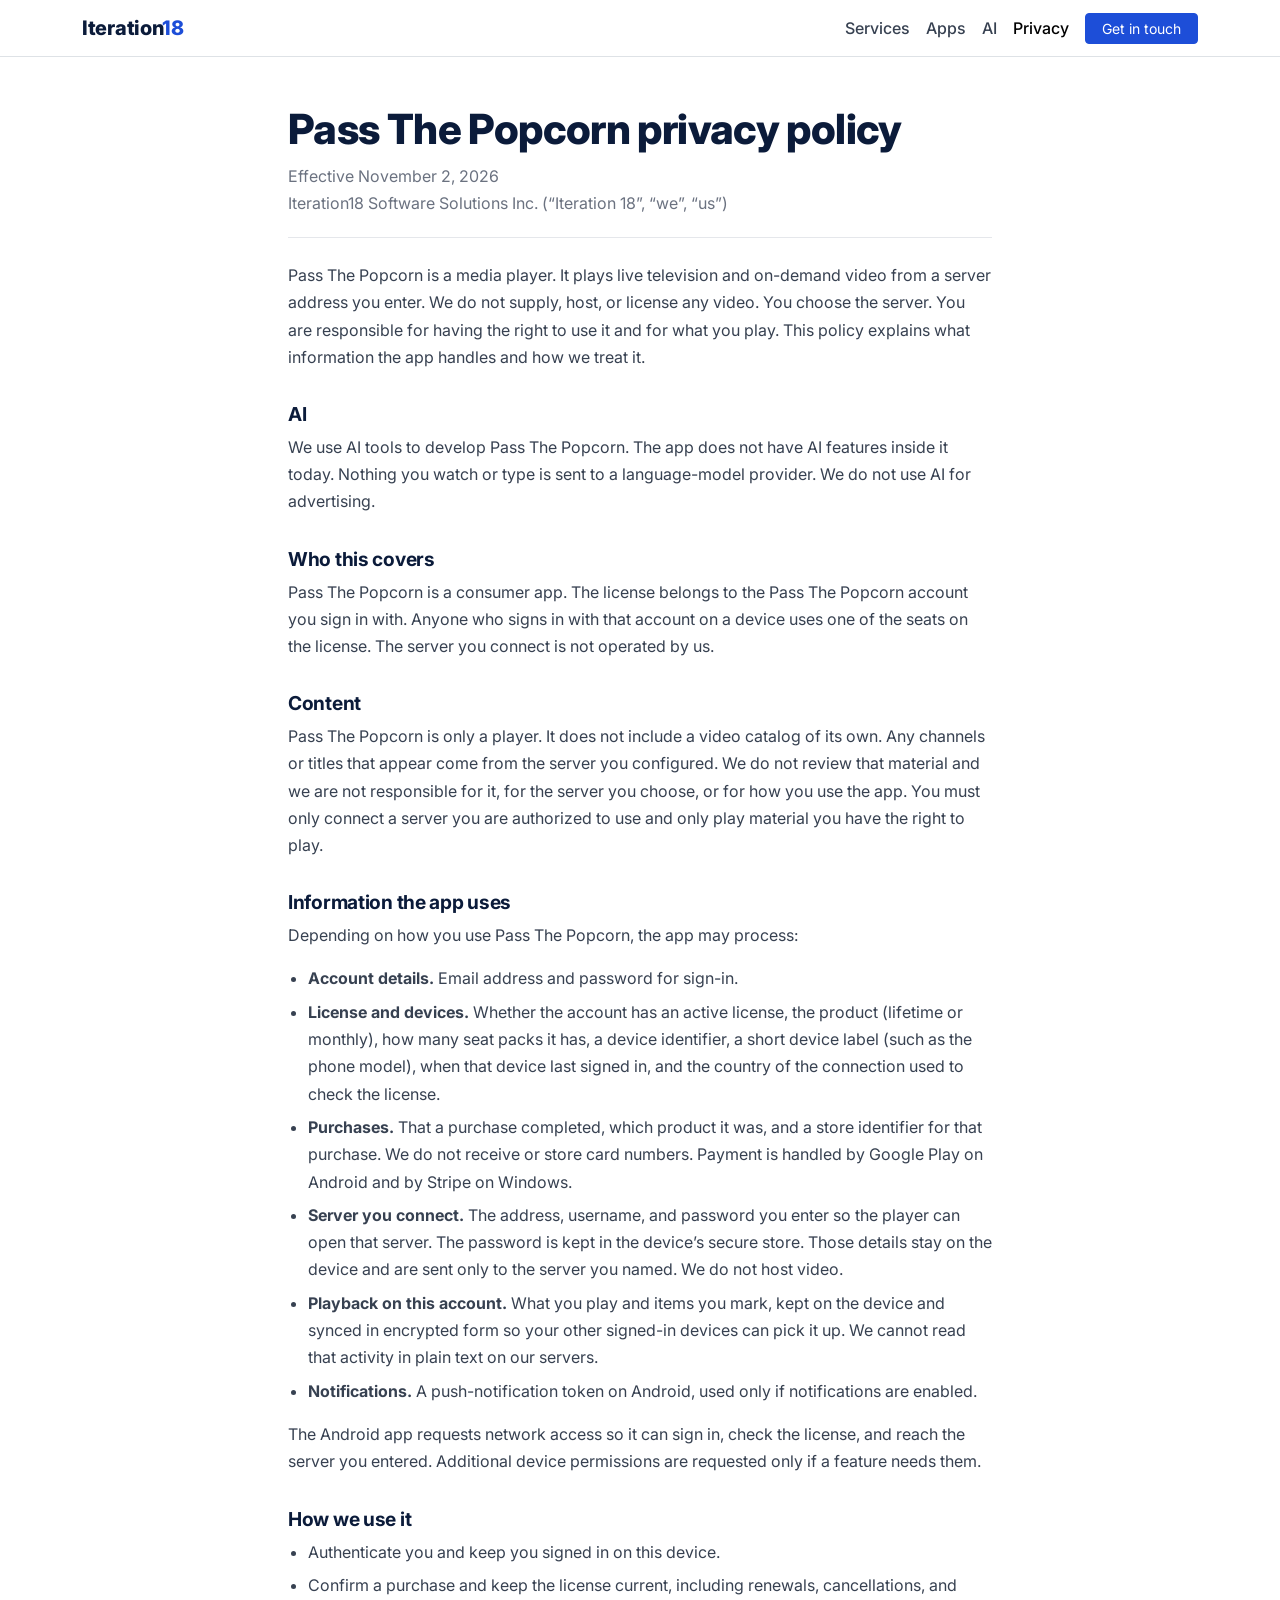
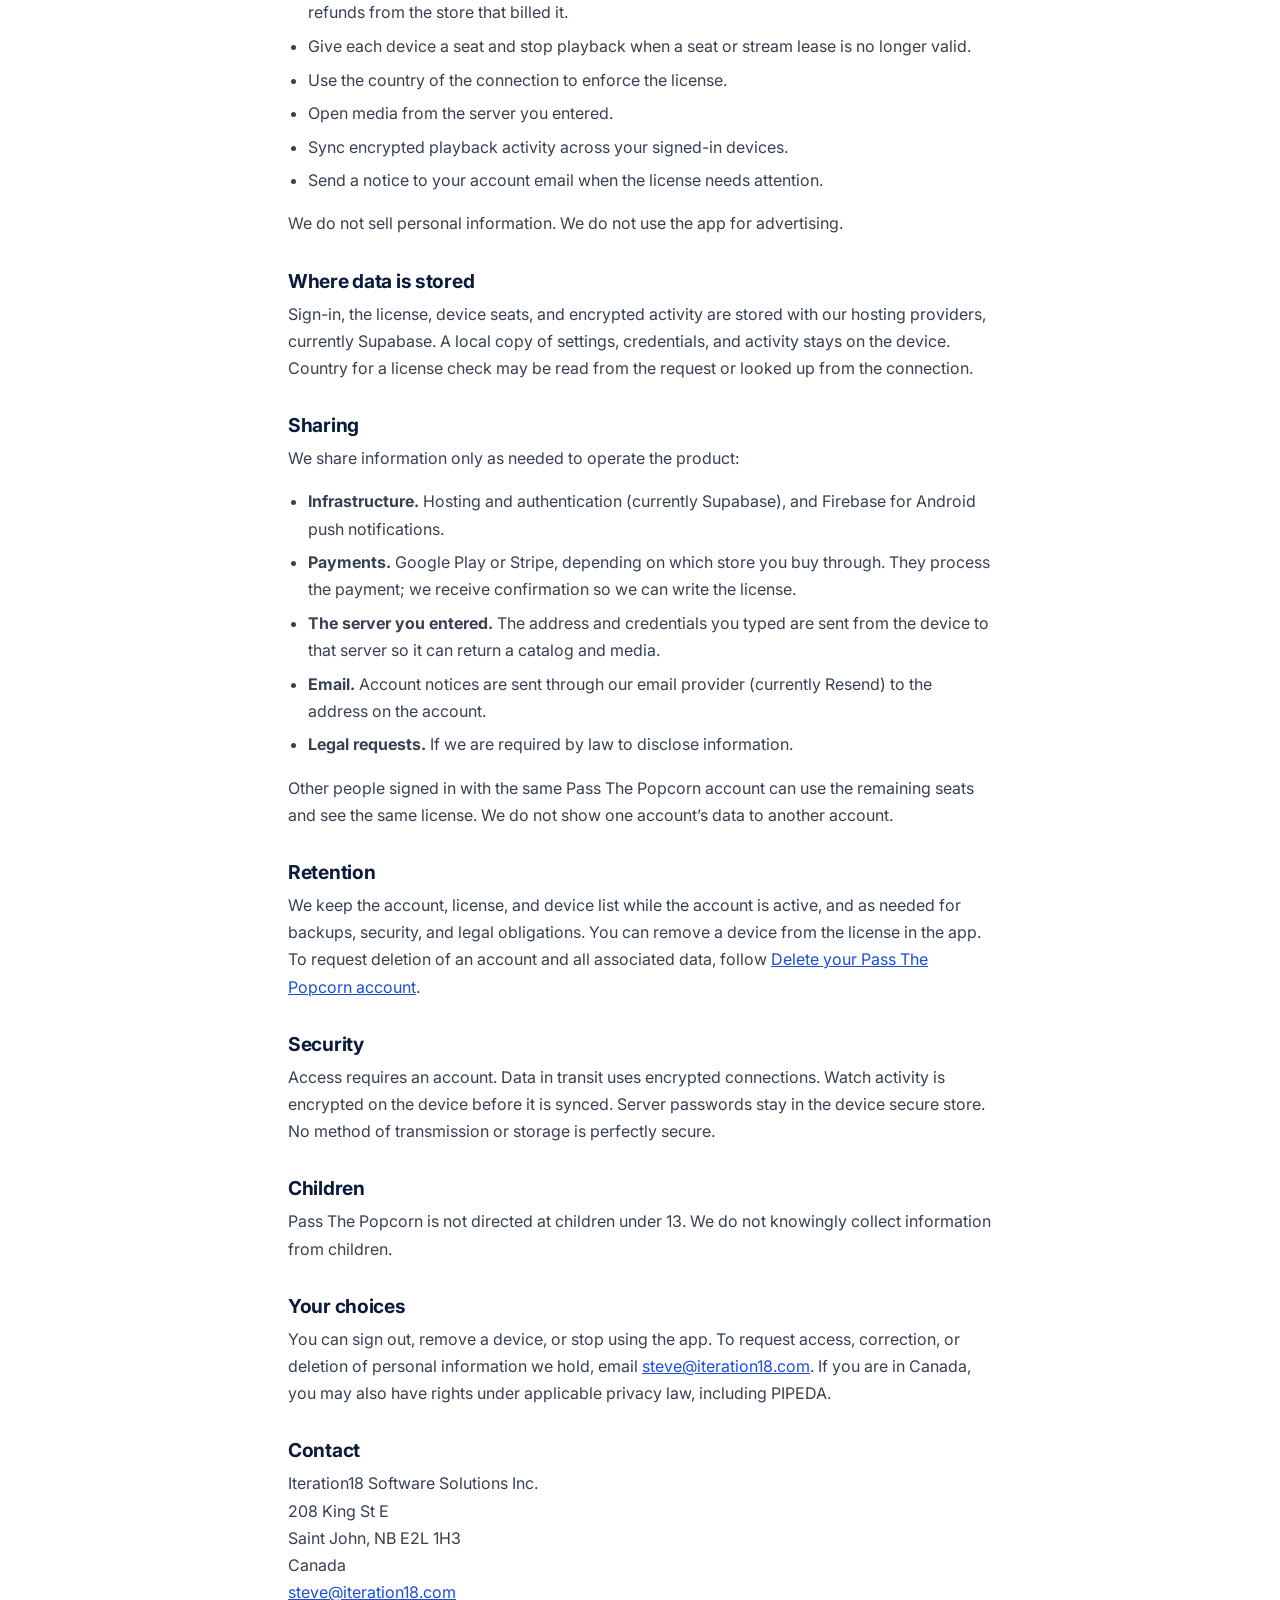
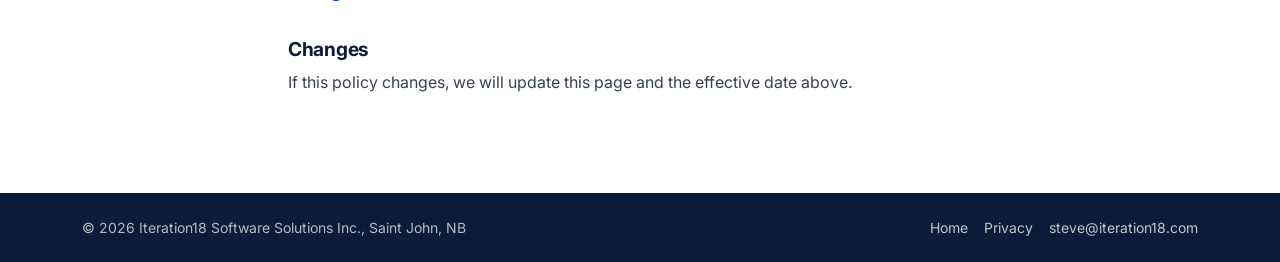
<file: apps/passthepopcorn/privacy.html>
<!DOCTYPE html>
<html lang="en">
  <head>
    <meta charset="utf-8" />
    <meta name="viewport" content="width=device-width, initial-scale=1" />
    <title>Pass The Popcorn Privacy Policy — Iteration 18</title>
    <meta
      name="description"
      content="Privacy policy for the Pass The Popcorn media player."
    />
    <link rel="preconnect" href="https://fonts.googleapis.com" />
    <link rel="preconnect" href="https://fonts.gstatic.com" crossorigin />
    <link href="https://fonts.googleapis.com/css2?family=Inter:wght@400;500;600;700;800&display=swap" rel="stylesheet" />
    <link href="https://cdn.jsdelivr.net/npm/bootstrap@5.3.3/dist/css/bootstrap.min.css" rel="stylesheet" integrity="sha384-QWTKZyjpPEjISv5WaRU9OFeRpok6YctnYmDr5pNlyT2bRjXh0JMhjY6hW+ALEwIH" crossorigin="anonymous" />
    <link rel="stylesheet" href="https://cdn.jsdelivr.net/npm/bootstrap-icons@1.11.3/font/bootstrap-icons.min.css" />
    <link rel="stylesheet" href="../../css/site.css" />
  </head>
  <body>
    <nav class="navbar navbar-expand-md sticky-top border-bottom">
      <div class="container">
        <a class="navbar-brand" href="../../index.html">Iteration<span>18</span></a>
        <button class="navbar-toggler" type="button" data-bs-toggle="collapse" data-bs-target="#primaryNav" aria-controls="primaryNav" aria-expanded="false" aria-label="Toggle navigation">
          <span class="navbar-toggler-icon"></span>
        </button>
        <div class="collapse navbar-collapse" id="primaryNav">
          <ul class="navbar-nav ms-auto align-items-md-center">
            <li class="nav-item"><a class="nav-link" href="../../index.html#services">Services</a></li>
            <li class="nav-item"><a class="nav-link" href="../../index.html#apps">Apps</a></li>
            <li class="nav-item"><a class="nav-link" href="../../index.html#ai">AI</a></li>
            <li class="nav-item"><a class="nav-link active" aria-current="page" href="../../privacy.html">Privacy</a></li>
            <li class="nav-item ms-md-2 mt-2 mt-md-0"><a class="btn btn-primary btn-sm px-3" href="../../index.html#contact">Get in touch</a></li>
          </ul>
        </div>
      </div>
    </nav>

    <main class="legal">
      <div class="wrap">
        <h1>Pass The Popcorn privacy policy</h1>
        <p class="meta">
          Effective November 2, 2026<br />
          Iteration18 Software Solutions Inc. (“Iteration 18”, “we”, “us”)
        </p>

        <p>
          Pass The Popcorn is a media player. It plays live television and on-demand
          video from a server address you enter. We do not supply, host, or
          license any video. You choose the server. You are responsible for
          having the right to use it and for what you play. This policy
          explains what information the app handles and how we treat it.
        </p>

        <h2>AI</h2>
        <p>
          We use AI tools to develop Pass The Popcorn. The app does not have AI
          features inside it today. Nothing you watch or type is sent to a
          language-model provider. We do not use AI for advertising.
        </p>

        <h2>Who this covers</h2>
        <p>
          Pass The Popcorn is a consumer app. The license belongs to the Pass The Popcorn
          account you sign in with. Anyone who signs in with that account on
          a device uses one of the seats on the license. The server you
          connect is not operated by us.
        </p>

        <h2>Content</h2>
        <p>
          Pass The Popcorn is only a player. It does not include a video catalog of
          its own. Any channels or titles that appear come from the server
          you configured. We do not review that material and we are not
          responsible for it, for the server you choose, or for how you use
          the app. You must only connect a server you are authorized to use
          and only play material you have the right to play.
        </p>

        <h2>Information the app uses</h2>
        <p>Depending on how you use Pass The Popcorn, the app may process:</p>
        <ul>
          <li>
            <strong>Account details.</strong> Email address and password for
            sign-in.
          </li>
          <li>
            <strong>License and devices.</strong> Whether the account has an
            active license, the product (lifetime or monthly), how many seat
            packs it has, a device identifier, a short device label (such as
            the phone model), when that device last signed in, and the country
            of the connection used to check the license.
          </li>
          <li>
            <strong>Purchases.</strong> That a purchase completed, which
            product it was, and a store identifier for that purchase. We do
            not receive or store card numbers. Payment is handled by Google
            Play on Android and by Stripe on Windows.
          </li>
          <li>
            <strong>Server you connect.</strong> The address, username, and
            password you enter so the player can open that server. The
            password is kept in the device’s secure store. Those details stay
            on the device and are sent only to the server you named. We do
            not host video.
          </li>
          <li>
            <strong>Playback on this account.</strong> What you play and
            items you mark, kept on the device and synced in encrypted form
            so your other signed-in devices can pick it up. We cannot read
            that activity in plain text on our servers.
          </li>
          <li>
            <strong>Notifications.</strong> A push-notification token on
            Android, used only if notifications are enabled.
          </li>
        </ul>
        <p>
          The Android app requests network access so it can sign in, check
          the license, and reach the server you entered. Additional device
          permissions are requested only if a feature needs them.
        </p>

        <h2>How we use it</h2>
        <ul>
          <li>Authenticate you and keep you signed in on this device.</li>
          <li>Confirm a purchase and keep the license current, including renewals, cancellations, and refunds from the store that billed it.</li>
          <li>Give each device a seat and stop playback when a seat or stream lease is no longer valid.</li>
          <li>Use the country of the connection to enforce the license.</li>
          <li>Open media from the server you entered.</li>
          <li>Sync encrypted playback activity across your signed-in devices.</li>
          <li>Send a notice to your account email when the license needs attention.</li>
        </ul>
        <p>We do not sell personal information. We do not use the app for advertising.</p>

        <h2>Where data is stored</h2>
        <p>
          Sign-in, the license, device seats, and encrypted activity are stored
          with our hosting providers, currently Supabase. A local copy of
          settings, credentials, and activity stays on the device. Country for
          a license check may be read from the request or looked up from the
          connection.
        </p>

        <h2>Sharing</h2>
        <p>We share information only as needed to operate the product:</p>
        <ul>
          <li>
            <strong>Infrastructure.</strong> Hosting and authentication
            (currently Supabase), and Firebase for Android push notifications.
          </li>
          <li>
            <strong>Payments.</strong> Google Play or Stripe, depending on
            which store you buy through. They process the payment; we receive
            confirmation so we can write the license.
          </li>
          <li>
            <strong>The server you entered.</strong> The address and
            credentials you typed are sent from the device to that server so
            it can return a catalog and media.
          </li>
          <li>
            <strong>Email.</strong> Account notices are sent through our email
            provider (currently Resend) to the address on the account.
          </li>
          <li>
            <strong>Legal requests.</strong> If we are required by law to
            disclose information.
          </li>
        </ul>
        <p>
          Other people signed in with the same Pass The Popcorn account can use the
          remaining seats and see the same license. We do not show one
          account’s data to another account.
        </p>

        <h2>Retention</h2>
        <p>
          We keep the account, license, and device list while the account is
          active, and as needed for backups, security, and legal obligations.
          You can remove a device from the license in the app. To request
          deletion of an account and all associated data, follow
          <a href="delete-account.html">Delete your Pass The Popcorn account</a>.
        </p>

        <h2>Security</h2>
        <p>
          Access requires an account. Data in transit uses encrypted
          connections. Watch activity is encrypted on the device before it is
          synced. Server passwords stay in the device secure store. No method
          of transmission or storage is perfectly secure.
        </p>

        <h2>Children</h2>
        <p>
          Pass The Popcorn is not directed at children under 13. We do not knowingly
          collect information from children.
        </p>

        <h2>Your choices</h2>
        <p>
          You can sign out, remove a device, or stop using the app. To request
          access, correction, or deletion of personal information we hold,
          email
          <a href="mailto:steve@iteration18.com">steve@iteration18.com</a>.
          If you are in Canada, you may also have rights under applicable
          privacy law, including PIPEDA.
        </p>

        <h2>Contact</h2>
        <p>
          Iteration18 Software Solutions Inc.<br />
          208 King St E<br />
          Saint John, NB E2L 1H3<br />
          Canada<br />
          <a href="mailto:steve@iteration18.com">steve@iteration18.com</a>
        </p>

        <h2>Changes</h2>
        <p>
          If this policy changes, we will update this page and the effective
          date above.
        </p>
      </div>
    </main>

    <footer class="site py-4">
      <div class="container">
        <div class="d-flex flex-wrap justify-content-between align-items-center gap-2 small">
          <span>&copy; 2026 Iteration18 Software Solutions Inc., Saint John, NB</span>
          <span class="d-flex gap-3">
            <a href="../../index.html">Home</a>
            <a href="../../privacy.html">Privacy</a>
            <a href="mailto:steve@iteration18.com">steve@iteration18.com</a>
          </span>
        </div>
      </div>
    </footer>
    <script src="https://cdn.jsdelivr.net/npm/bootstrap@5.3.3/dist/js/bootstrap.bundle.min.js" integrity="sha384-YvpcrYf0tY3lHB60NNkmXc5s9fDVZLESaAA55NDzOxhy9GkcIdslK1eN7N6jIeHz" crossorigin="anonymous"></script>
  </body>
</html>
</file>
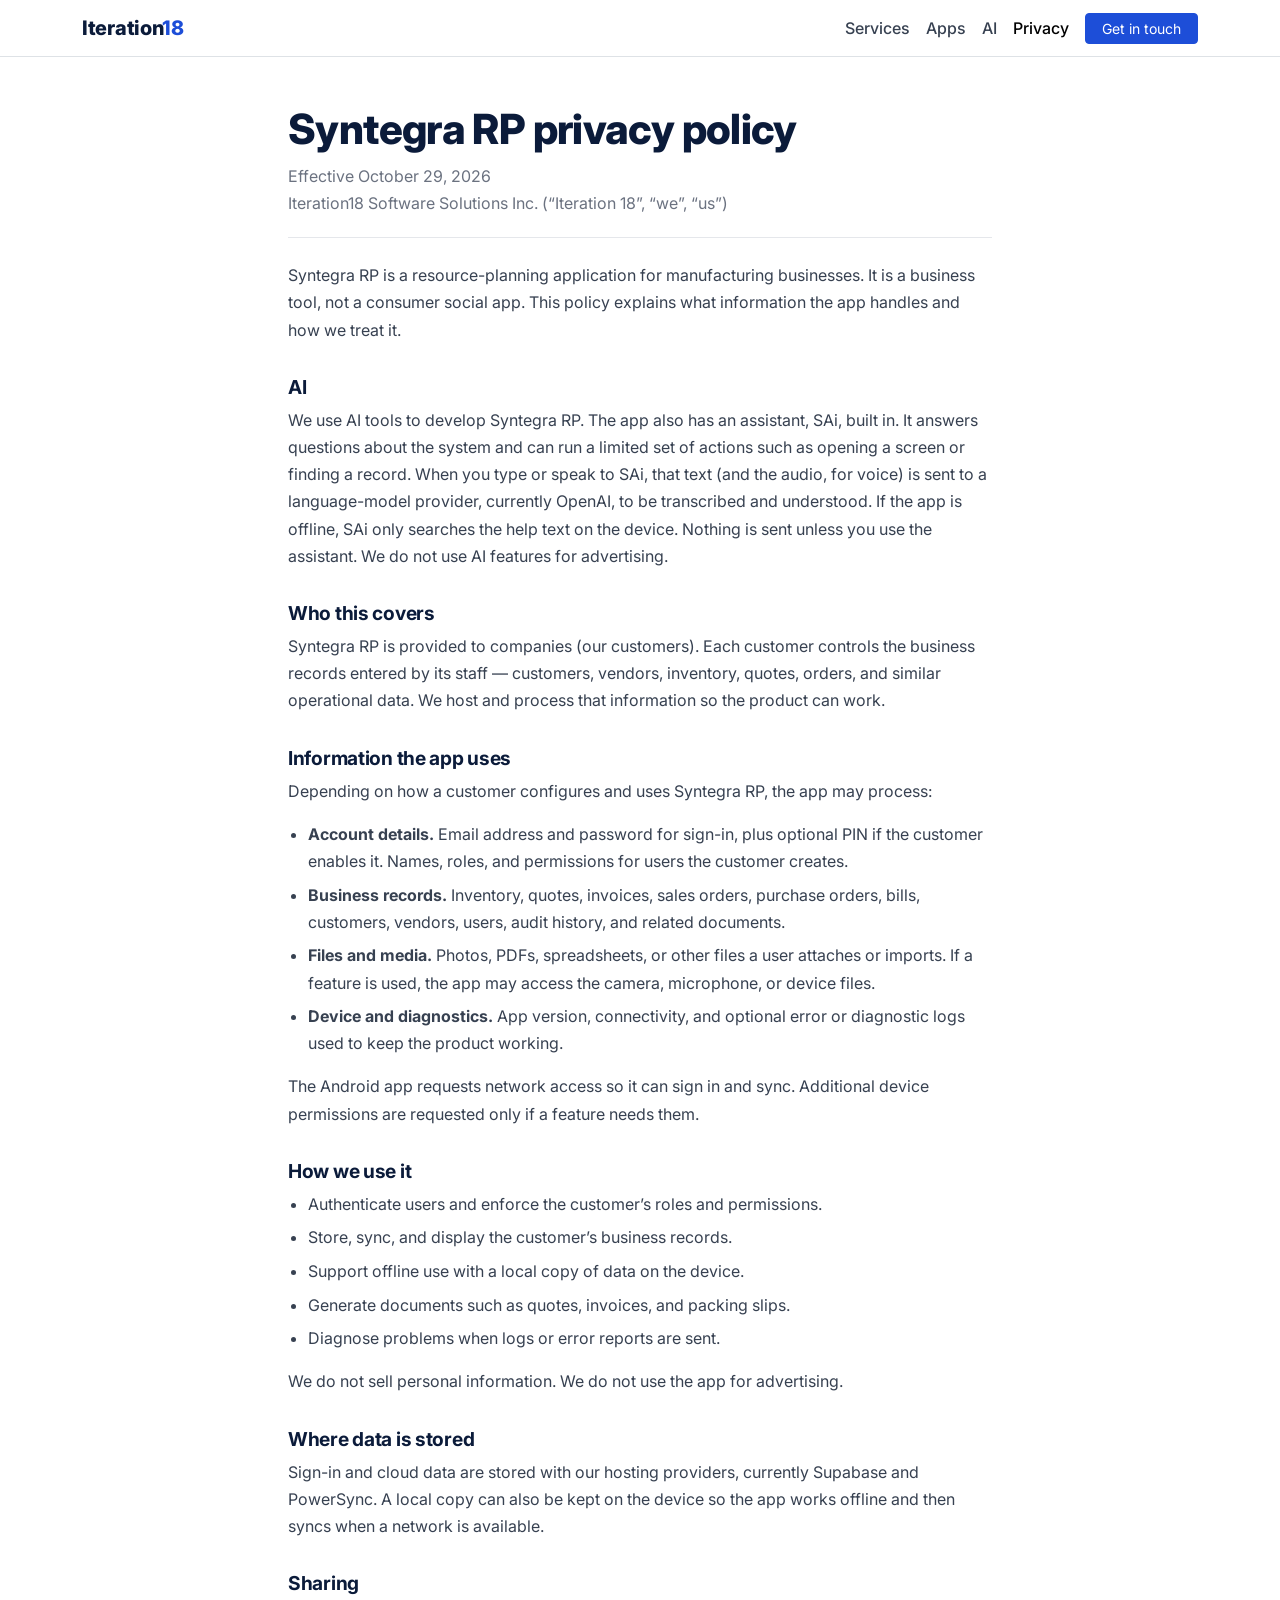
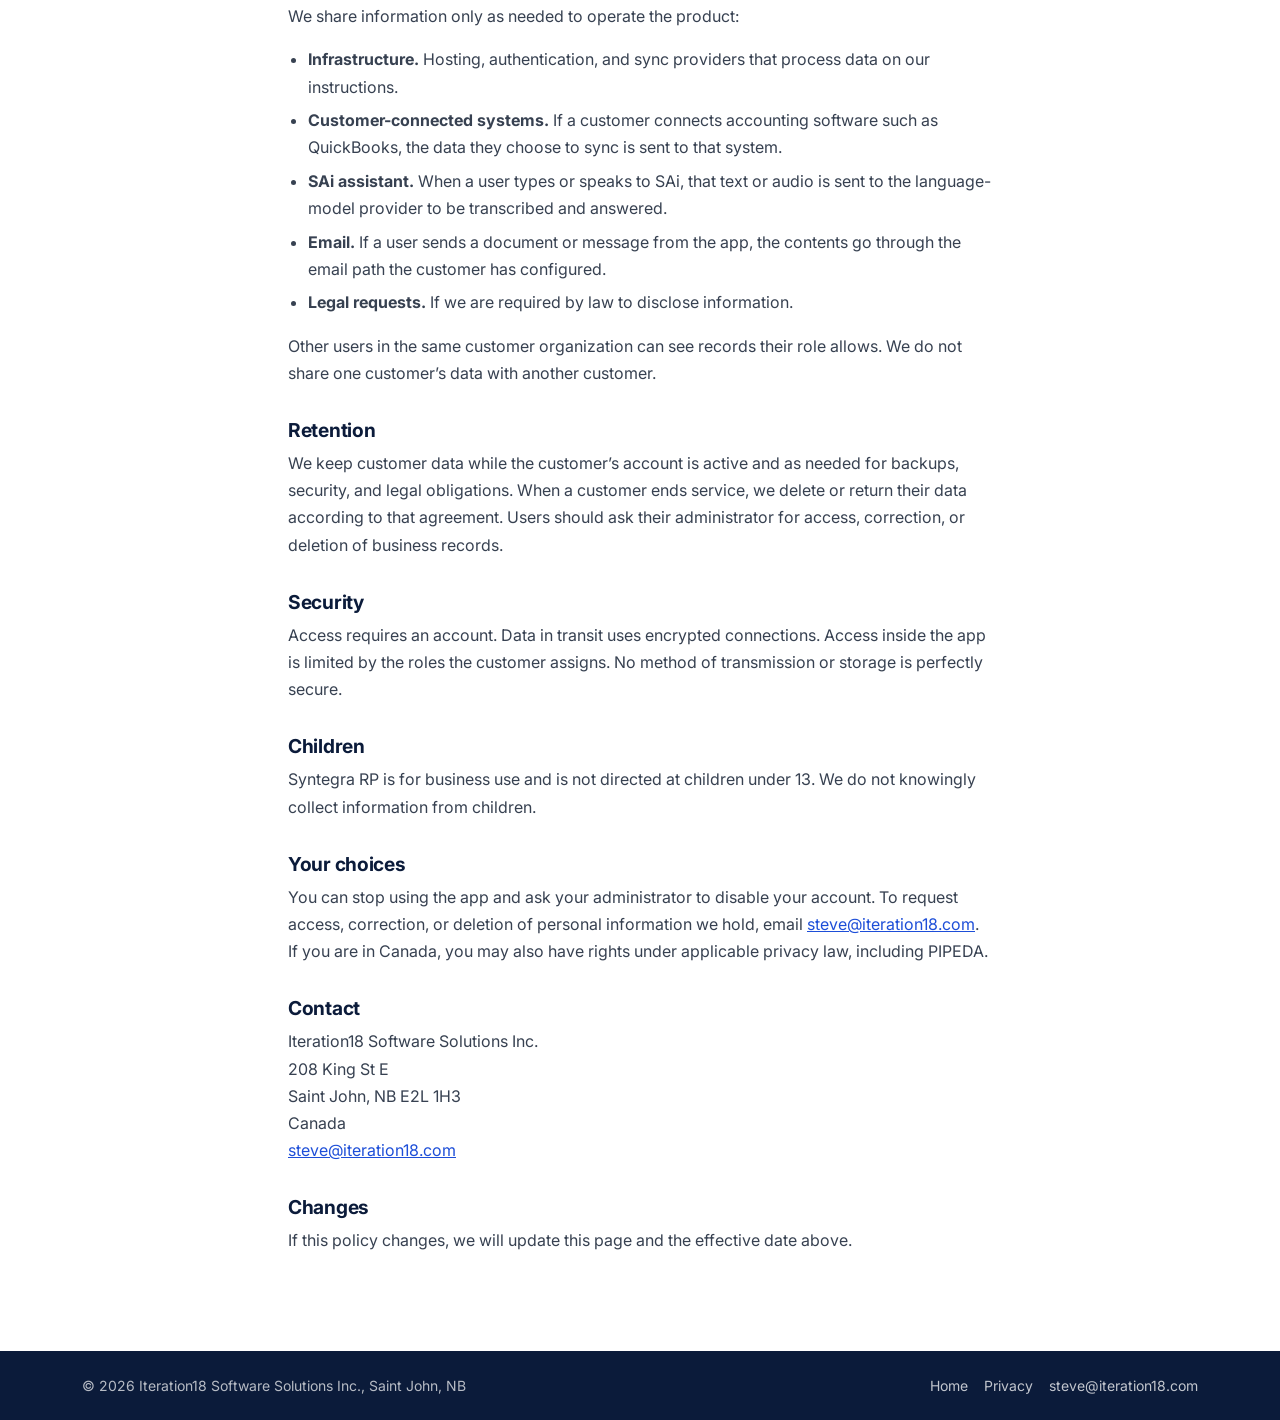
<file: apps/syntegra-rp/privacy.html>
<!DOCTYPE html>
<html lang="en">
  <head>
    <meta charset="utf-8" />
    <meta name="viewport" content="width=device-width, initial-scale=1" />
    <title>Syntegra RP Privacy Policy — Iteration 18</title>
    <meta
      name="description"
      content="Privacy policy for the Syntegra RP resource planning application."
    />
    <link rel="preconnect" href="https://fonts.googleapis.com" />
    <link rel="preconnect" href="https://fonts.gstatic.com" crossorigin />
    <link href="https://fonts.googleapis.com/css2?family=Inter:wght@400;500;600;700;800&display=swap" rel="stylesheet" />
    <link href="https://cdn.jsdelivr.net/npm/bootstrap@5.3.3/dist/css/bootstrap.min.css" rel="stylesheet" integrity="sha384-QWTKZyjpPEjISv5WaRU9OFeRpok6YctnYmDr5pNlyT2bRjXh0JMhjY6hW+ALEwIH" crossorigin="anonymous" />
    <link rel="stylesheet" href="https://cdn.jsdelivr.net/npm/bootstrap-icons@1.11.3/font/bootstrap-icons.min.css" />
    <link rel="stylesheet" href="../../css/site.css" />
  </head>
  <body>
    <nav class="navbar navbar-expand-md sticky-top border-bottom">
      <div class="container">
        <a class="navbar-brand" href="../../index.html">Iteration<span>18</span></a>
        <button class="navbar-toggler" type="button" data-bs-toggle="collapse" data-bs-target="#primaryNav" aria-controls="primaryNav" aria-expanded="false" aria-label="Toggle navigation">
          <span class="navbar-toggler-icon"></span>
        </button>
        <div class="collapse navbar-collapse" id="primaryNav">
          <ul class="navbar-nav ms-auto align-items-md-center">
            <li class="nav-item"><a class="nav-link" href="../../index.html#services">Services</a></li>
            <li class="nav-item"><a class="nav-link" href="../../index.html#apps">Apps</a></li>
            <li class="nav-item"><a class="nav-link" href="../../index.html#ai">AI</a></li>
            <li class="nav-item"><a class="nav-link active" aria-current="page" href="../../privacy.html">Privacy</a></li>
            <li class="nav-item ms-md-2 mt-2 mt-md-0"><a class="btn btn-primary btn-sm px-3" href="../../index.html#contact">Get in touch</a></li>
          </ul>
        </div>
      </div>
    </nav>

    <main class="legal">
      <div class="wrap">
        <h1>Syntegra RP privacy policy</h1>
        <p class="meta">
          Effective October 29, 2026<br />
          Iteration18 Software Solutions Inc. (“Iteration 18”, “we”, “us”)
        </p>

        <p>
          Syntegra RP is a resource-planning application for manufacturing
          businesses. It is a business tool, not a consumer social app. This
          policy explains what information the app handles and how we treat it.
        </p>

        <h2>AI</h2>
        <p>
          We use AI tools to develop Syntegra RP. The app also has an
          assistant, SAi, built in. It answers questions about the system and
          can run a limited set of actions such as opening a screen or finding
          a record. When you type or speak to SAi, that text (and the audio,
          for voice) is sent to a language-model provider, currently OpenAI,
          to be transcribed and understood. If the app is offline, SAi only
          searches the help text on the device. Nothing is sent unless you use
          the assistant. We do not use AI features for advertising.
        </p>

        <h2>Who this covers</h2>
        <p>
          Syntegra RP is provided to companies (our customers). Each customer
          controls the business records entered by its staff — customers,
          vendors, inventory, quotes, orders, and similar operational data. We
          host and process that information so the product can work.
        </p>

        <h2>Information the app uses</h2>
        <p>Depending on how a customer configures and uses Syntegra RP, the app may process:</p>
        <ul>
          <li>
            <strong>Account details.</strong> Email address and password for
            sign-in, plus optional PIN if the customer enables it. Names, roles,
            and permissions for users the customer creates.
          </li>
          <li>
            <strong>Business records.</strong> Inventory, quotes, invoices,
            sales orders, purchase orders, bills, customers, vendors, users,
            audit history, and related documents.
          </li>
          <li>
            <strong>Files and media.</strong> Photos, PDFs, spreadsheets, or
            other files a user attaches or imports. If a feature is used, the
            app may access the camera, microphone, or device files.
          </li>
          <li>
            <strong>Device and diagnostics.</strong> App version, connectivity,
            and optional error or diagnostic logs used to keep the product
            working.
          </li>
        </ul>
        <p>
          The Android app requests network access so it can sign in and sync.
          Additional device permissions are requested only if a feature needs
          them.
        </p>

        <h2>How we use it</h2>
        <ul>
          <li>Authenticate users and enforce the customer’s roles and permissions.</li>
          <li>Store, sync, and display the customer’s business records.</li>
          <li>Support offline use with a local copy of data on the device.</li>
          <li>Generate documents such as quotes, invoices, and packing slips.</li>
          <li>Diagnose problems when logs or error reports are sent.</li>
        </ul>
        <p>We do not sell personal information. We do not use the app for advertising.</p>

        <h2>Where data is stored</h2>
        <p>
          Sign-in and cloud data are stored with our hosting providers,
          currently Supabase and PowerSync. A local copy can also be kept on the
          device so the app works offline and then syncs when a network is
          available.
        </p>

        <h2>Sharing</h2>
        <p>We share information only as needed to operate the product:</p>
        <ul>
          <li>
            <strong>Infrastructure.</strong> Hosting, authentication, and sync
            providers that process data on our instructions.
          </li>
          <li>
            <strong>Customer-connected systems.</strong> If a customer connects
            accounting software such as QuickBooks, the data they choose to sync
            is sent to that system.
          </li>
          <li>
            <strong>SAi assistant.</strong> When a user types or speaks to
            SAi, that text or audio is sent to the language-model provider to
            be transcribed and answered.
          </li>
          <li>
            <strong>Email.</strong> If a user sends a document or message from
            the app, the contents go through the email path the customer has
            configured.
          </li>
          <li>
            <strong>Legal requests.</strong> If we are required by law to
            disclose information.
          </li>
        </ul>
        <p>
          Other users in the same customer organization can see records their
          role allows. We do not share one customer’s data with another
          customer.
        </p>

        <h2>Retention</h2>
        <p>
          We keep customer data while the customer’s account is active and as
          needed for backups, security, and legal obligations. When a customer
          ends service, we delete or return their data according to that
          agreement. Users should ask their administrator for access, correction,
          or deletion of business records.
        </p>

        <h2>Security</h2>
        <p>
          Access requires an account. Data in transit uses encrypted
          connections. Access inside the app is limited by the roles the
          customer assigns. No method of transmission or storage is perfectly
          secure.
        </p>

        <h2>Children</h2>
        <p>
          Syntegra RP is for business use and is not directed at children under
          13. We do not knowingly collect information from children.
        </p>

        <h2>Your choices</h2>
        <p>
          You can stop using the app and ask your administrator to disable your
          account. To request access, correction, or deletion of personal
          information we hold, email
          <a href="mailto:steve@iteration18.com">steve@iteration18.com</a>.
          If you are in Canada, you may also have rights under applicable
          privacy law, including PIPEDA.
        </p>

        <h2>Contact</h2>
        <p>
          Iteration18 Software Solutions Inc.<br />
          208 King St E<br />
          Saint John, NB E2L 1H3<br />
          Canada<br />
          <a href="mailto:steve@iteration18.com">steve@iteration18.com</a>
        </p>

        <h2>Changes</h2>
        <p>
          If this policy changes, we will update this page and the effective
          date above.
        </p>
      </div>
    </main>

    <footer class="site py-4">
      <div class="container">
        <div class="d-flex flex-wrap justify-content-between align-items-center gap-2 small">
          <span>&copy; 2026 Iteration18 Software Solutions Inc., Saint John, NB</span>
          <span class="d-flex gap-3">
            <a href="../../index.html">Home</a>
            <a href="../../privacy.html">Privacy</a>
            <a href="mailto:steve@iteration18.com">steve@iteration18.com</a>
          </span>
        </div>
      </div>
    </footer>
    <script src="https://cdn.jsdelivr.net/npm/bootstrap@5.3.3/dist/js/bootstrap.bundle.min.js" integrity="sha384-YvpcrYf0tY3lHB60NNkmXc5s9fDVZLESaAA55NDzOxhy9GkcIdslK1eN7N6jIeHz" crossorigin="anonymous"></script>
  </body>
</html>
</file>
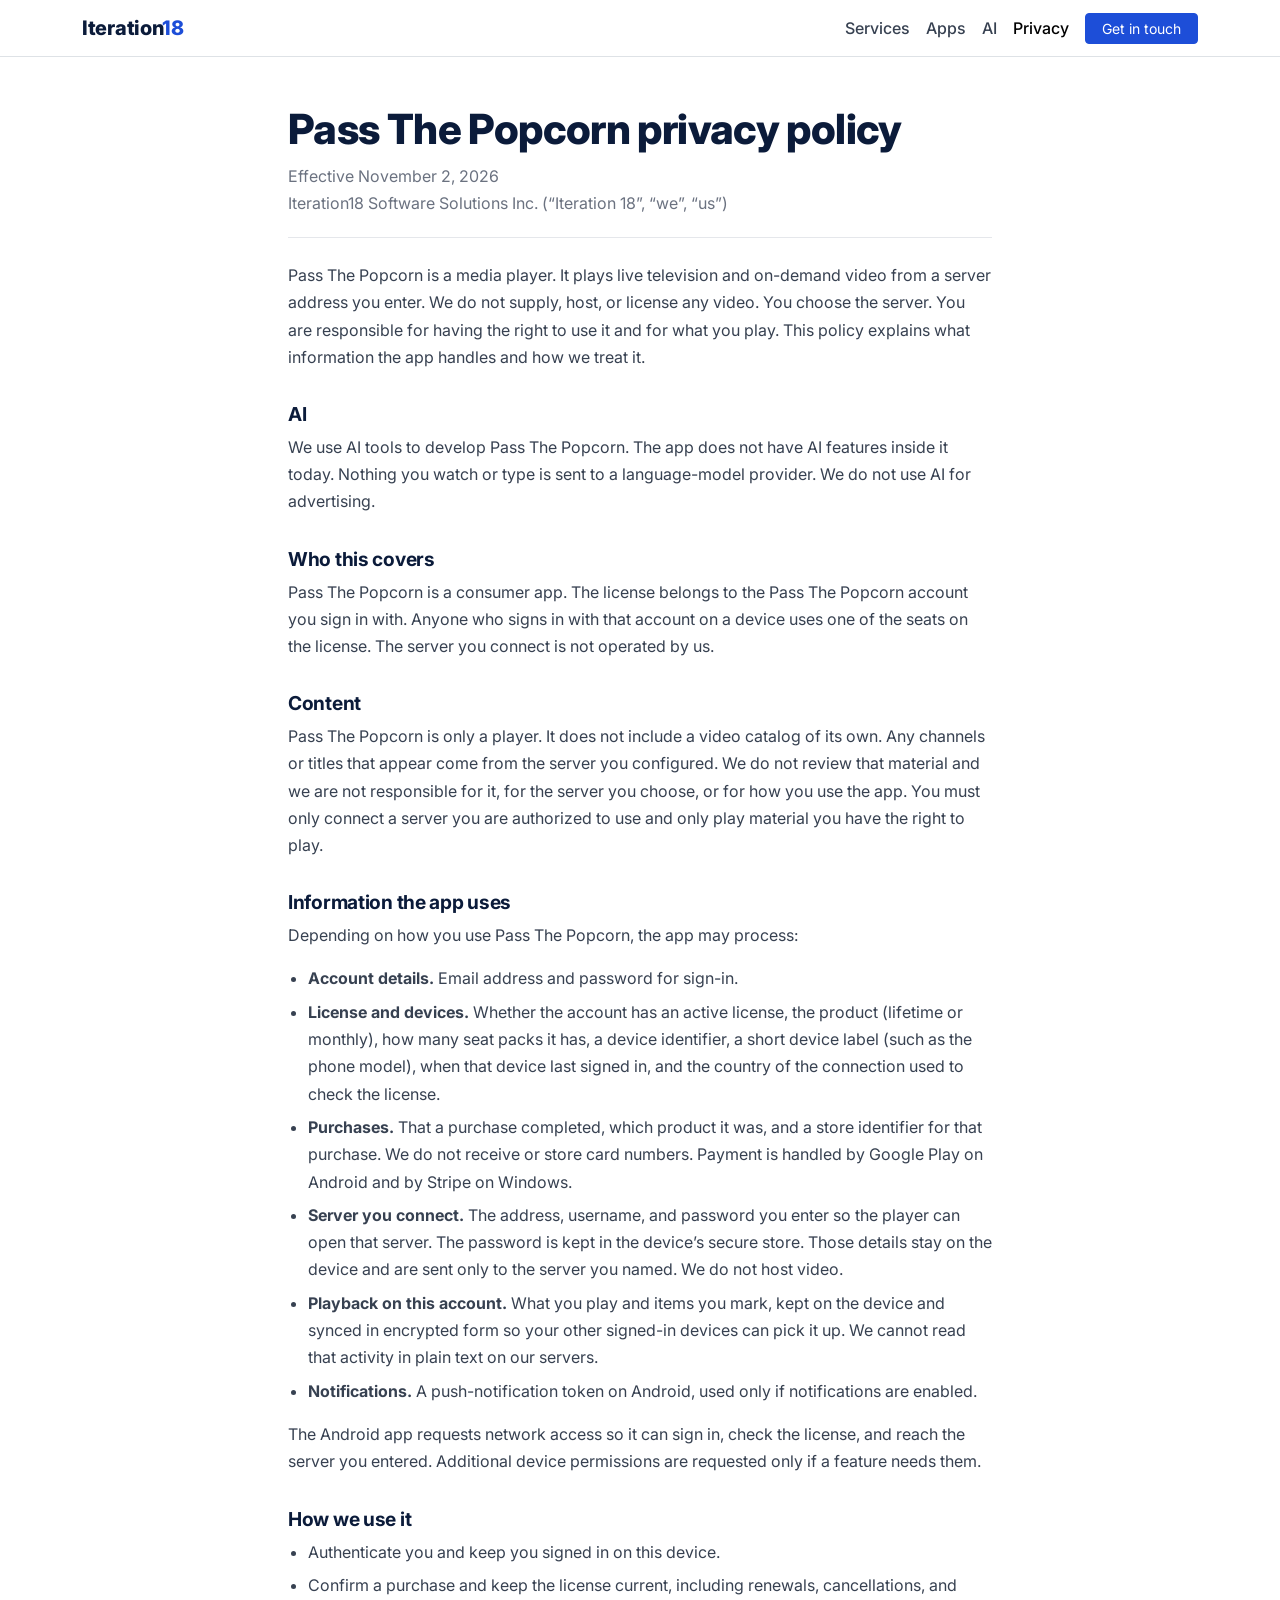
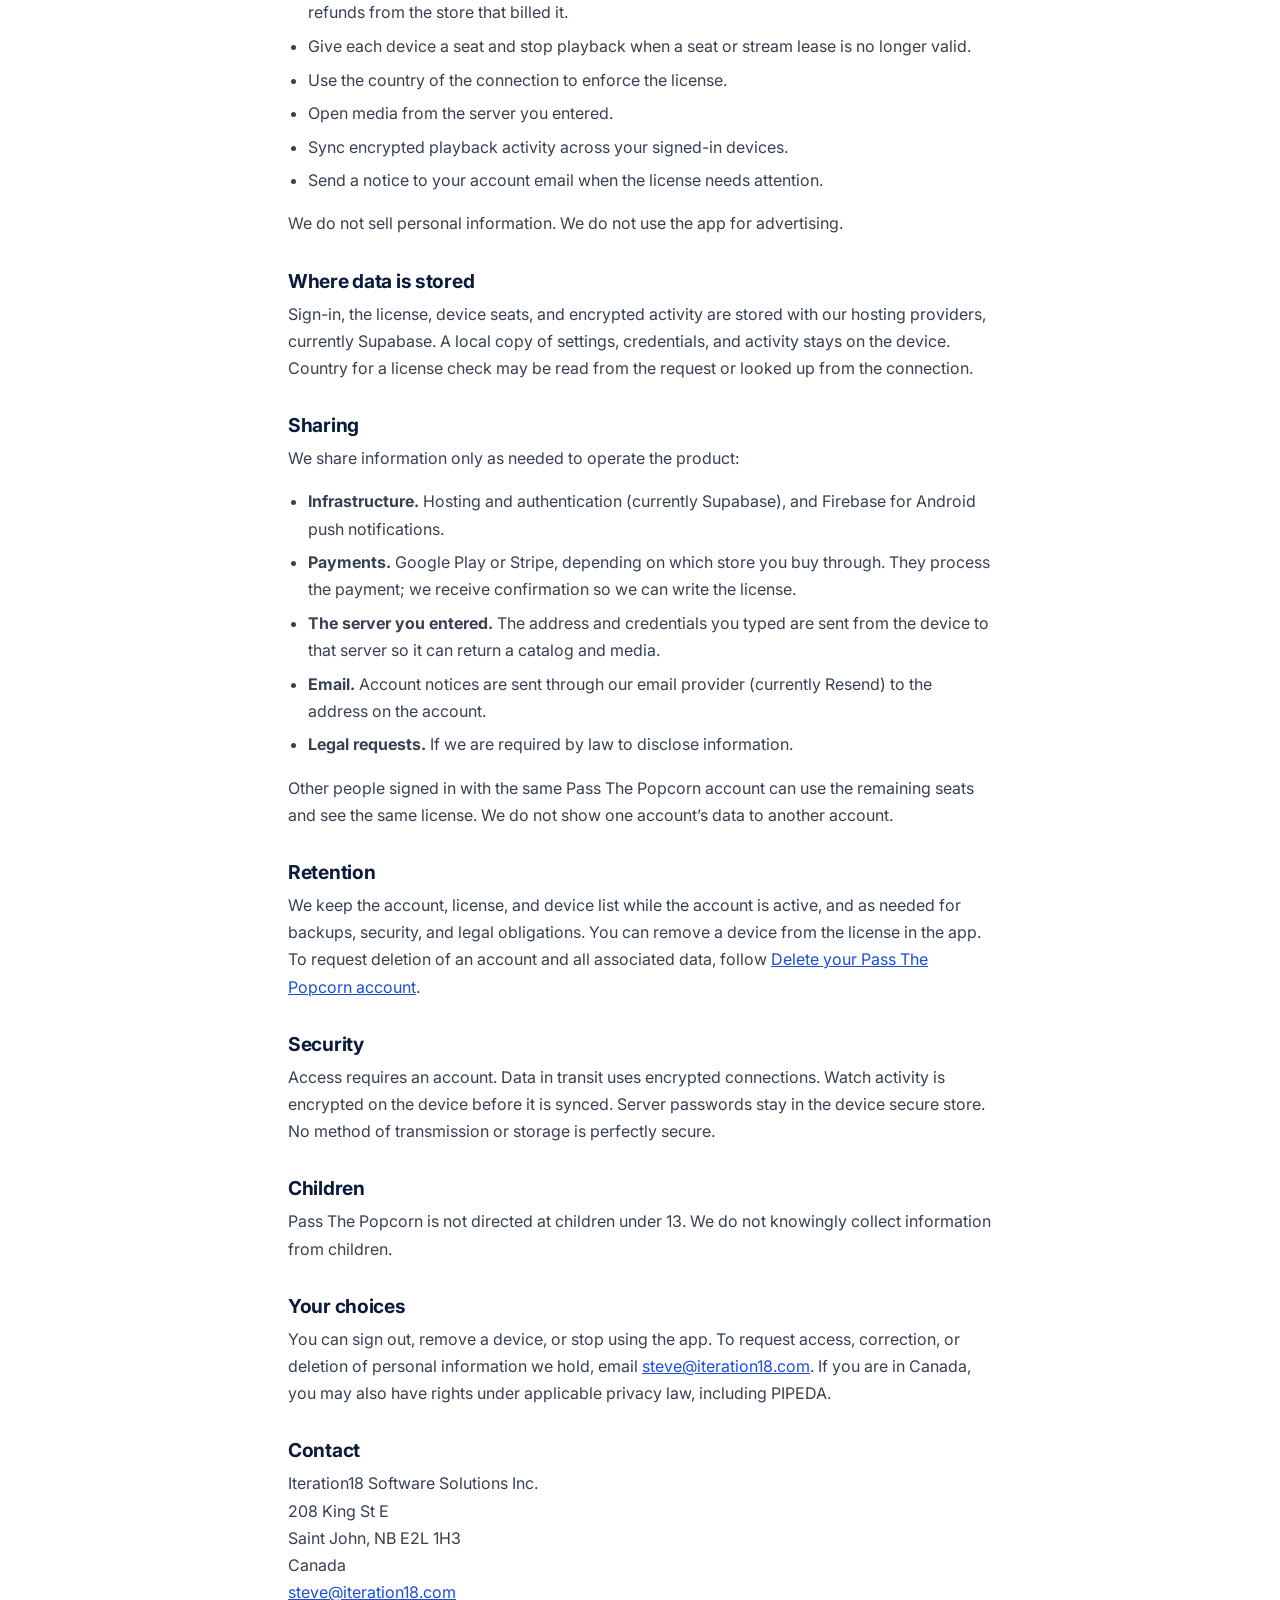
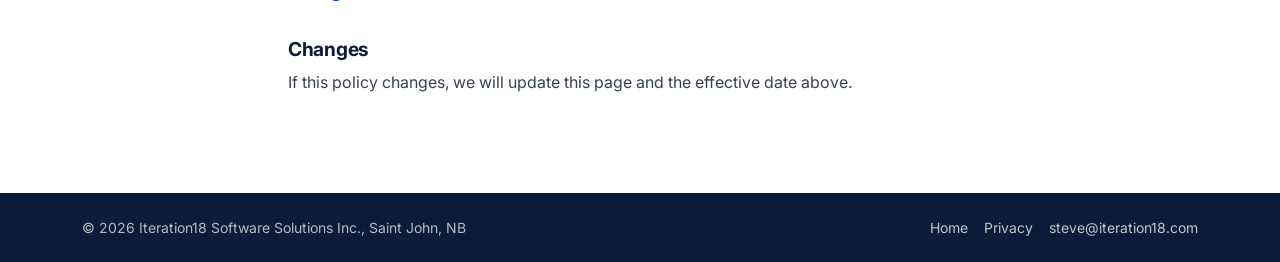
<file: apps/videonut/privacy.html>
﻿<!DOCTYPE html>
<html lang="en">
  <head>
    <meta charset="utf-8" />
    <meta http-equiv="refresh" content="0; url=../passthepopcorn/privacy.html" />
    <link rel="canonical" href="https://iteration18.com/apps/passthepopcorn/privacy.html" />
    <title>Pass The Popcorn Privacy Policy — Iteration 18</title>
  </head>
  <body>
    <p>
      This page moved to
      <a href="../passthepopcorn/privacy.html">the Pass The Popcorn privacy policy</a>.
    </p>
  </body>
</html>
</file>
<file: css/site.css>
/* Iteration 18 — brand overrides on top of Bootstrap 5.3 */

:root {
  --i18-navy: #0b1b3a;
  --i18-navy-2: #11264f;
  --i18-blue: #1d4ed8;
  --i18-sky: #3b82f6;
  --bs-primary: #1d4ed8;
  --bs-primary-rgb: 29, 78, 216;
  --bs-link-color: #1d4ed8;
  --bs-link-color-rgb: 29, 78, 216;
  --bs-link-hover-color: #1e40af;
  --bs-link-hover-color-rgb: 30, 64, 175;
  --bs-body-color: #1f2937;
  --bs-body-font-family: "Inter", system-ui, -apple-system, "Segoe UI", Roboto,
    "Helvetica Neue", Arial, sans-serif;
}

html {
  scroll-behavior: smooth;
  scroll-padding-top: 4.5rem;
}

body {
  font-family: var(--bs-body-font-family);
  -webkit-font-smoothing: antialiased;
}

h1, h2, h3, h4, .navbar-brand {
  letter-spacing: -0.015em;
}

/* Buttons */
.btn-primary {
  --bs-btn-bg: var(--i18-blue);
  --bs-btn-border-color: var(--i18-blue);
  --bs-btn-hover-bg: #1e40af;
  --bs-btn-hover-border-color: #1e40af;
  --bs-btn-active-bg: #1e3a8a;
  --bs-btn-active-border-color: #1e3a8a;
  --bs-btn-focus-shadow-rgb: 29, 78, 216;
}
.btn-outline-primary {
  --bs-btn-color: var(--i18-blue);
  --bs-btn-border-color: var(--i18-blue);
  --bs-btn-hover-bg: var(--i18-blue);
  --bs-btn-hover-border-color: var(--i18-blue);
  --bs-btn-active-bg: var(--i18-blue);
  --bs-btn-active-border-color: var(--i18-blue);
}
.text-primary { color: var(--i18-blue) !important; }
.bg-primary { background-color: var(--i18-blue) !important; }

/* Navbar */
.navbar {
  backdrop-filter: saturate(180%) blur(8px);
  background-color: rgba(255, 255, 255, 0.92) !important;
}
.navbar-brand {
  font-weight: 800;
  font-size: 1.25rem;
  color: var(--i18-navy);
}
.navbar-brand span { color: var(--i18-blue); }
.navbar .nav-link {
  font-weight: 500;
  color: #374151;
}
.navbar .nav-link:hover { color: var(--i18-blue); }

/* Hero */
.hero {
  background:
    radial-gradient(ellipse 60% 70% at 85% 10%, rgba(59, 130, 246, 0.18), transparent 60%),
    radial-gradient(ellipse 50% 60% at 0% 100%, rgba(29, 78, 216, 0.10), transparent 60%),
    linear-gradient(180deg, #f5f8ff 0%, #ffffff 100%);
  border-bottom: 1px solid #e5e7eb;
}
.eyebrow {
  font-size: 0.8rem;
  font-weight: 600;
  letter-spacing: 0.12em;
  text-transform: uppercase;
  color: var(--i18-blue);
}
.hero h1 { color: var(--i18-navy); }

.platform-tile {
  background: #fff;
  border: 1px solid #e5e7eb;
  border-radius: 0.75rem;
  padding: 1.25rem;
  height: 100%;
  box-shadow: 0 1px 2px rgba(16, 24, 40, 0.04), 0 8px 24px -16px rgba(16, 24, 40, 0.25);
}
.platform-tile i {
  font-size: 1.5rem;
  color: var(--i18-blue);
}
.platform-tile h3 {
  font-size: 0.95rem;
  font-weight: 700;
  margin: 0.6rem 0 0.15rem;
  color: var(--i18-navy);
}
.platform-tile p {
  font-size: 0.85rem;
  color: #6b7280;
  margin: 0;
}

/* Section headings */
.section-title {
  color: var(--i18-navy);
  font-weight: 700;
}
.section-sub {
  color: #6b7280;
  max-width: 40rem;
}

/* Feature cards */
.feature {
  background: #fff;
  border: 1px solid #e5e7eb;
  border-radius: 0.875rem;
  padding: 1.5rem;
  height: 100%;
  transition: transform 0.15s ease, box-shadow 0.15s ease, border-color 0.15s ease;
}
.feature:hover {
  transform: translateY(-2px);
  border-color: #c7d2fe;
  box-shadow: 0 12px 32px -20px rgba(29, 78, 216, 0.45);
}
.feature .icon {
  width: 2.75rem;
  height: 2.75rem;
  border-radius: 0.6rem;
  display: inline-flex;
  align-items: center;
  justify-content: center;
  background: linear-gradient(135deg, var(--i18-sky), var(--i18-blue));
  color: #fff;
  font-size: 1.25rem;
  margin-bottom: 1rem;
}
.feature h3 {
  font-size: 1.1rem;
  font-weight: 700;
  color: var(--i18-navy);
}
.feature p {
  color: #4b5563;
  margin: 0;
}

/* Dark band */
.bg-navy {
  background: linear-gradient(135deg, var(--i18-navy) 0%, var(--i18-navy-2) 100%);
  color: #fff;
}
.bg-navy .section-title { color: #fff; }
.bg-navy p { color: rgba(255, 255, 255, 0.78); }
.bg-navy a { color: #93c5fd; }
.bg-navy strong { color: #fff; }
.ai-card {
  background: rgba(255, 255, 255, 0.06);
  border: 1px solid rgba(255, 255, 255, 0.12);
  border-radius: 0.875rem;
  padding: 1.5rem;
  height: 100%;
}
.ai-card h3 {
  font-size: 1.05rem;
  font-weight: 700;
  color: #fff;
}
.ai-card i { color: #93c5fd; margin-right: 0.4rem; }

/* App cards */
.app-card {
  border: 1px solid #e5e7eb;
  border-radius: 0.875rem;
  background: #fff;
  height: 100%;
  display: flex;
  flex-direction: column;
}
.app-card .app-head {
  padding: 1.5rem 1.5rem 0;
}
.app-card .app-body {
  padding: 1rem 1.5rem 1.5rem;
  flex: 1;
  display: flex;
  flex-direction: column;
}
.app-card h3 {
  font-size: 1.2rem;
  font-weight: 700;
  color: var(--i18-navy);
  margin: 0;
}
.app-card .badge {
  font-weight: 500;
  background: #eef2ff;
  color: #3730a3;
  border: 1px solid #e0e7ff;
}
.app-card p {
  color: #4b5563;
  font-size: 0.95rem;
}
.app-card .app-links {
  margin-top: auto;
  padding-top: 0.75rem;
  border-top: 1px solid #f3f4f6;
  font-size: 0.9rem;
}

/* Contact */
.contact-card {
  background: #fff;
  border: 1px solid #e5e7eb;
  border-radius: 1rem;
  box-shadow: 0 20px 50px -30px rgba(11, 27, 58, 0.35);
}

/* Footer */
footer.site {
  background: #0b1b3a;
  color: rgba(255, 255, 255, 0.7);
}
footer.site .brand {
  color: #fff;
  font-weight: 800;
  font-size: 1.15rem;
}
footer.site .brand span { color: #60a5fa; }
footer.site h4 {
  color: #fff;
  font-size: 0.85rem;
  font-weight: 700;
  letter-spacing: 0.08em;
  text-transform: uppercase;
  margin-bottom: 0.75rem;
}
footer.site a {
  color: rgba(255, 255, 255, 0.75);
  text-decoration: none;
}
footer.site a:hover { color: #fff; }
footer.site .legal-line {
  border-top: 1px solid rgba(255, 255, 255, 0.12);
  font-size: 0.85rem;
}

/* Legal / privacy pages */
main.legal {
  background: #fff;
}
main.legal .wrap {
  max-width: 46rem;
  margin: 0 auto;
  padding: 3rem 1rem 5rem;
}
main.legal h1 {
  font-weight: 800;
  color: var(--i18-navy);
  font-size: clamp(1.9rem, 4vw, 2.6rem);
}
main.legal .meta {
  color: #6b7280;
  padding-bottom: 1.25rem;
  margin-bottom: 1.5rem;
  border-bottom: 1px solid #e5e7eb;
}
main.legal h2 {
  font-size: 1.2rem;
  font-weight: 700;
  color: var(--i18-navy);
  margin-top: 2rem;
}
main.legal p, main.legal li {
  color: #374151;
  line-height: 1.7;
}
main.legal ul {
  padding-left: 1.25rem;
}
main.legal li + li { margin-top: 0.4rem; }
</file>
